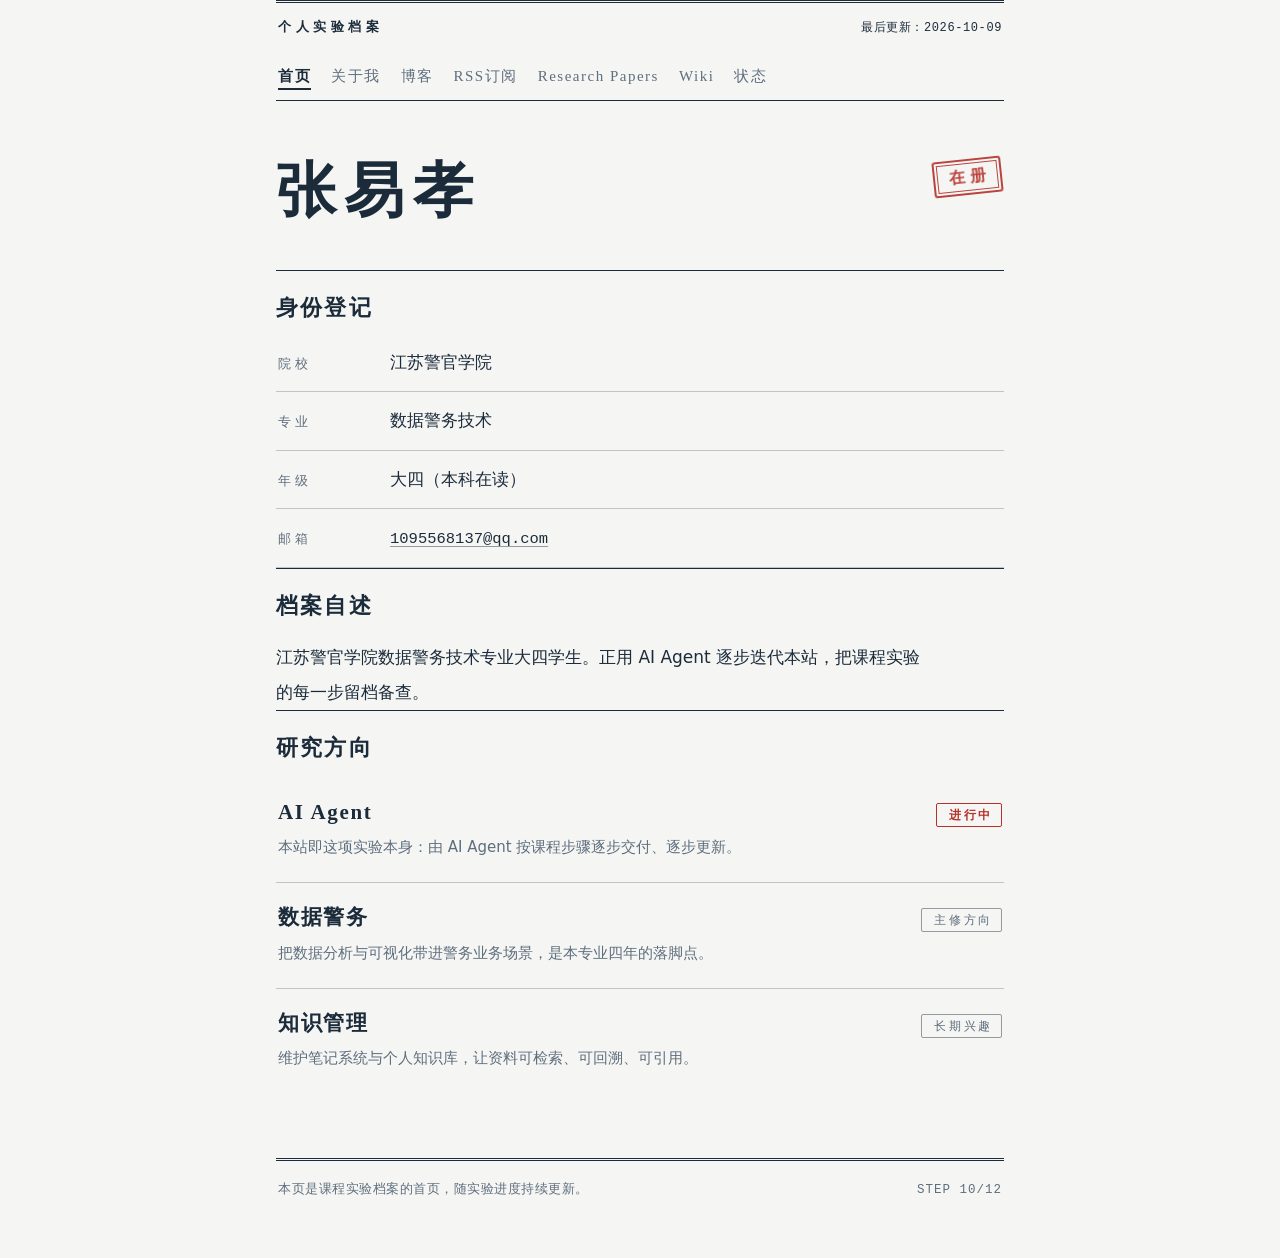
<file: public/index.html>
<!DOCTYPE html>
<html lang="zh-CN">
<head>
  <meta charset="UTF-8">
  <meta name="viewport" content="width=device-width, initial-scale=1">
  <meta name="color-scheme" content="light">
  <meta name="description" content="江苏警官学院数据警务技术专业张易孝的课程实验记录站首页。">
  <title>张易孝 · 实验档案</title>
  <link rel="icon" href="data:image/svg+xml,%3Csvg xmlns='http://www.w3.org/2000/svg' viewBox='0 0 32 32'%3E%3Crect width='32' height='32' fill='%231C2B3A'/%3E%3Ctext x='16' y='23' font-size='17' text-anchor='middle' fill='%23F5F6F4' font-family='SimSun,serif'%3E%E6%A1%A3%3C/text%3E%3C/svg%3E">
  <link rel="stylesheet" href="styles.css">
</head>
<body>
  <div class="page">

    <header class="doc-head">
      <p class="doc-meta">
        <span class="doc-label">个人实验档案</span>
        <time class="doc-date" datetime="2026-10-09">最后更新：2026-10-09</time>
      </p>
      <nav class="site-nav" aria-label="主导航">
        <ul>
          <li><a href="index.html" aria-current="page">首页</a></li>
          <li><a href="about/index.html">关于我</a></li>
          <li><a href="blog/index.html">博客</a></li>
          <li><a href="rss/index.html">RSS订阅</a></li>
          <li><a href="papers/index.html">Research Papers</a></li>
          <li><a href="wiki/index.html">Wiki</a></li>
          <li><a href="status/index.html">状态</a></li>
        </ul>
      </nav>
      <div class="doc-title">
        <h1>张易孝</h1>
        <span class="stamp">在册</span>
      </div>
    </header>

    <main>
      <section class="sec" aria-labelledby="t-register">
        <h2 id="t-register">身份登记</h2>
        <dl class="register">
          <div class="reg-row">
            <dt>院校</dt>
            <dd>江苏警官学院</dd>
          </div>
          <div class="reg-row">
            <dt>专业</dt>
            <dd>数据警务技术</dd>
          </div>
          <div class="reg-row">
            <dt>年级</dt>
            <dd>大四（本科在读）</dd>
          </div>
          <div class="reg-row">
            <dt>邮箱</dt>
            <dd>
              <address><a href="mailto:1095568137@qq.com">1095568137@qq.com</a></address>
            </dd>
          </div>
        </dl>
      </section>

      <section class="sec" aria-labelledby="t-intro">
        <h2 id="t-intro">档案自述</h2>
        <p class="intro">江苏警官学院数据警务技术专业大四学生。正用 AI Agent 逐步迭代本站，把课程实验的每一步留档备查。</p>
      </section>

      <section class="sec" aria-labelledby="t-directions">
        <h2 id="t-directions">研究方向</h2>
        <ul class="ledger">
          <li class="dir">
            <div class="dir-head">
              <h3>AI Agent</h3>
              <span class="tag tag-live">进行中</span>
            </div>
            <p>本站即这项实验本身：由 AI Agent 按课程步骤逐步交付、逐步更新。</p>
          </li>
          <li class="dir">
            <div class="dir-head">
              <h3>数据警务</h3>
              <span class="tag">主修方向</span>
            </div>
            <p>把数据分析与可视化带进警务业务场景，是本专业四年的落脚点。</p>
          </li>
          <li class="dir">
            <div class="dir-head">
              <h3>知识管理</h3>
              <span class="tag">长期兴趣</span>
            </div>
            <p>维护笔记系统与个人知识库，让资料可检索、可回溯、可引用。</p>
          </li>
        </ul>
      </section>
    </main>

    <footer class="doc-foot">
      <p>本页是课程实验档案的首页，随实验进度持续更新。</p>
      <p class="foot-step">STEP 10/12</p>
    </footer>

  </div>
</body>
</html>
</file>
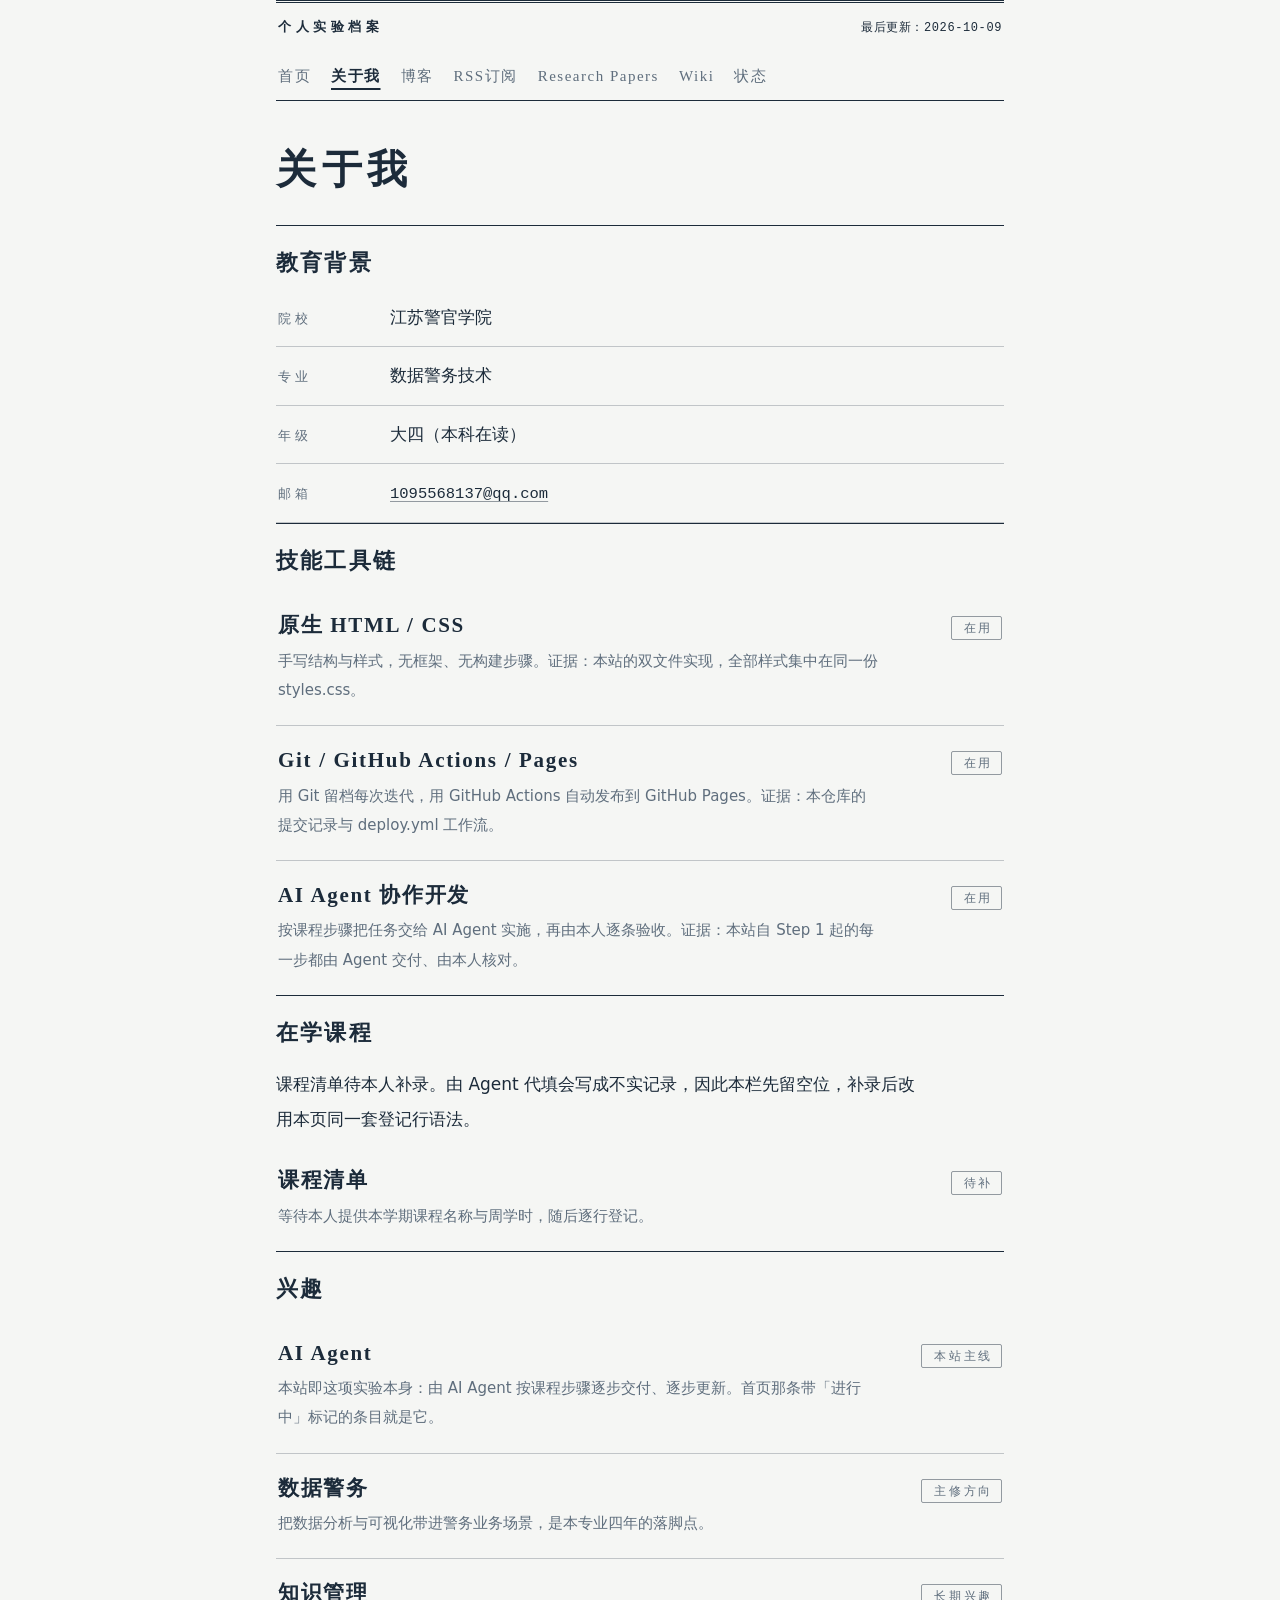
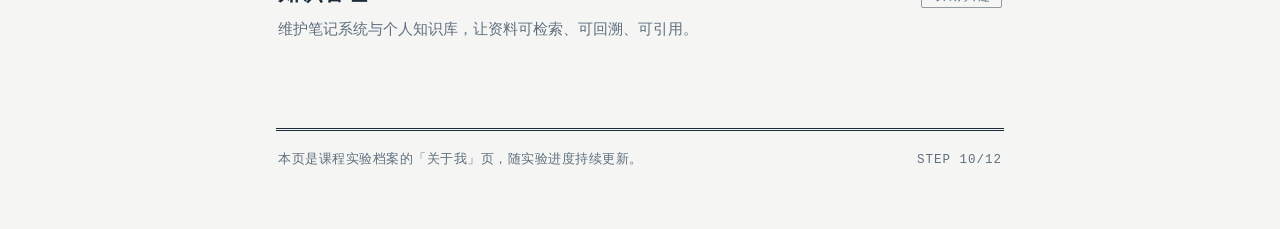
<file: public/about/index.html>
<!DOCTYPE html>
<html lang="zh-CN">
<head>
  <meta charset="UTF-8">
  <meta name="viewport" content="width=device-width, initial-scale=1">
  <meta name="color-scheme" content="light">
  <meta name="description" content="张易孝的档案附页：教育背景、技能工具链、在学课程与兴趣。">
  <title>关于我 · 张易孝实验档案</title>
  <link rel="icon" href="data:image/svg+xml,%3Csvg xmlns='http://www.w3.org/2000/svg' viewBox='0 0 32 32'%3E%3Crect width='32' height='32' fill='%231C2B3A'/%3E%3Ctext x='16' y='23' font-size='17' text-anchor='middle' fill='%23F5F6F4' font-family='SimSun,serif'%3E%E6%A1%A3%3C/text%3E%3C/svg%3E">
  <link rel="stylesheet" href="../styles.css">
</head>
<body>
  <div class="page">

    <header class="doc-head">
      <p class="doc-meta">
        <span class="doc-label">个人实验档案</span>
        <time class="doc-date" datetime="2026-10-09">最后更新：2026-10-09</time>
      </p>
      <nav class="site-nav" aria-label="主导航">
        <ul>
          <li><a href="../index.html">首页</a></li>
          <li><a href="../about/index.html" aria-current="page">关于我</a></li>
          <li><a href="../blog/index.html">博客</a></li>
          <li><a href="../rss/index.html">RSS订阅</a></li>
          <li><a href="../papers/index.html">Research Papers</a></li>
          <li><a href="../wiki/index.html">Wiki</a></li>
          <li><a href="../status/index.html">状态</a></li>
        </ul>
      </nav>
      <div class="folio">
        <h1>关于我</h1>
      </div>
    </header>

    <main>
      <section class="sec" aria-labelledby="t-edu">
        <h2 id="t-edu">教育背景</h2>
        <dl class="register">
          <div class="reg-row">
            <dt>院校</dt>
            <dd>江苏警官学院</dd>
          </div>
          <div class="reg-row">
            <dt>专业</dt>
            <dd>数据警务技术</dd>
          </div>
          <div class="reg-row">
            <dt>年级</dt>
            <dd>大四（本科在读）</dd>
          </div>
          <div class="reg-row">
            <dt>邮箱</dt>
            <dd>
              <address><a href="mailto:1095568137@qq.com">1095568137@qq.com</a></address>
            </dd>
          </div>
        </dl>
      </section>

      <section class="sec" aria-labelledby="t-skills">
        <h2 id="t-skills">技能工具链</h2>
        <ul class="ledger">
          <li class="dir">
            <div class="dir-head">
              <h3>原生 HTML / CSS</h3>
              <span class="tag">在用</span>
            </div>
            <p>手写结构与样式，无框架、无构建步骤。证据：本站的双文件实现，全部样式集中在同一份 styles.css。</p>
          </li>
          <li class="dir">
            <div class="dir-head">
              <h3>Git / GitHub Actions / Pages</h3>
              <span class="tag">在用</span>
            </div>
            <p>用 Git 留档每次迭代，用 GitHub Actions 自动发布到 GitHub Pages。证据：本仓库的提交记录与 deploy.yml 工作流。</p>
          </li>
          <li class="dir">
            <div class="dir-head">
              <h3>AI Agent 协作开发</h3>
              <span class="tag">在用</span>
            </div>
            <p>按课程步骤把任务交给 AI Agent 实施，再由本人逐条验收。证据：本站自 Step 1 起的每一步都由 Agent 交付、由本人核对。</p>
          </li>
        </ul>
      </section>

      <section class="sec" aria-labelledby="t-courses">
        <h2 id="t-courses">在学课程</h2>
        <p class="intro">课程清单待本人补录。由 Agent 代填会写成不实记录，因此本栏先留空位，补录后改用本页同一套登记行语法。</p>
        <ul class="ledger">
          <li class="dir">
            <div class="dir-head">
              <h3>课程清单</h3>
              <span class="tag">待补</span>
            </div>
            <p>等待本人提供本学期课程名称与周学时，随后逐行登记。</p>
          </li>
        </ul>
      </section>

      <section class="sec" aria-labelledby="t-interests">
        <h2 id="t-interests">兴趣</h2>
        <ul class="ledger">
          <li class="dir">
            <div class="dir-head">
              <h3>AI Agent</h3>
              <span class="tag">本站主线</span>
            </div>
            <p>本站即这项实验本身：由 AI Agent 按课程步骤逐步交付、逐步更新。首页那条带「进行中」标记的条目就是它。</p>
          </li>
          <li class="dir">
            <div class="dir-head">
              <h3>数据警务</h3>
              <span class="tag">主修方向</span>
            </div>
            <p>把数据分析与可视化带进警务业务场景，是本专业四年的落脚点。</p>
          </li>
          <li class="dir">
            <div class="dir-head">
              <h3>知识管理</h3>
              <span class="tag">长期兴趣</span>
            </div>
            <p>维护笔记系统与个人知识库，让资料可检索、可回溯、可引用。</p>
          </li>
        </ul>
      </section>
    </main>

    <footer class="doc-foot">
      <p>本页是课程实验档案的「关于我」页，随实验进度持续更新。</p>
      <p class="foot-step">STEP 10/12</p>
    </footer>

  </div>
</body>
</html>
</file>
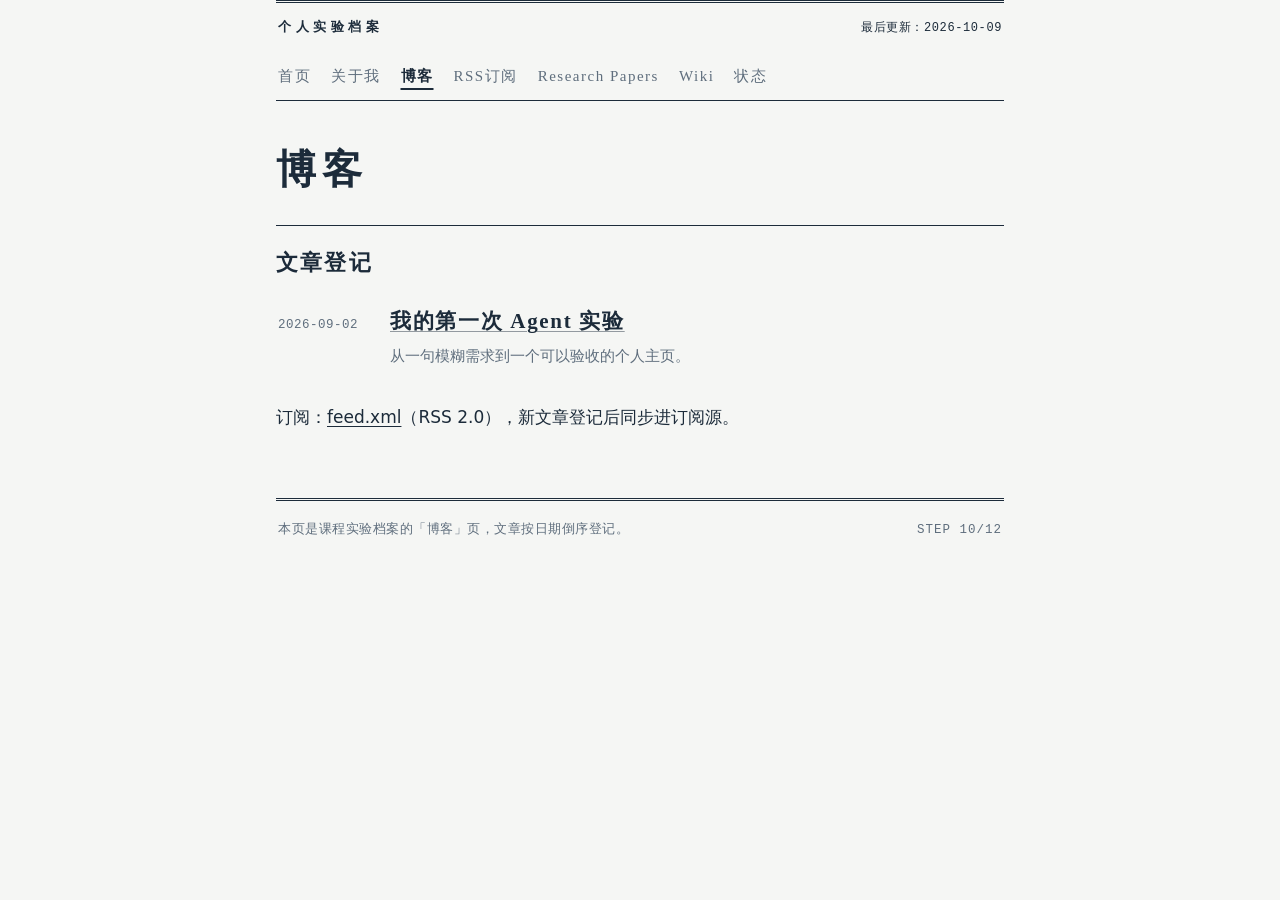
<file: public/blog/index.html>
<!DOCTYPE html>
<!-- 由 scripts/build_blog.py 生成：改内容请改 content/posts/*.md -->
<html lang="zh-CN">
<head>
  <meta charset="UTF-8">
  <meta name="viewport" content="width=device-width, initial-scale=1">
  <meta name="color-scheme" content="light">
  <meta name="description" content="张易孝实验档案的博客栏：按日期倒序列出全部文章，每篇附一句摘要。">
  <title>博客 · 张易孝实验档案</title>
  <link rel="icon" href="data:image/svg+xml,%3Csvg xmlns='http://www.w3.org/2000/svg' viewBox='0 0 32 32'%3E%3Crect width='32' height='32' fill='%231C2B3A'/%3E%3Ctext x='16' y='23' font-size='17' text-anchor='middle' fill='%23F5F6F4' font-family='SimSun,serif'%3E%E6%A1%A3%3C/text%3E%3C/svg%3E">
  <link rel="stylesheet" href="../styles.css">
  <link rel="alternate" type="application/rss+xml" title="张易孝实验档案 · 博客" href="../feed.xml">
</head>
<body>
  <div class="page">

    <header class="doc-head">
      <p class="doc-meta">
        <span class="doc-label">个人实验档案</span>
        <time class="doc-date" datetime="2026-10-09">最后更新：2026-10-09</time>
      </p>
      <nav class="site-nav" aria-label="主导航">
        <ul>
          <li><a href="../index.html">首页</a></li>
          <li><a href="../about/index.html">关于我</a></li>
          <li><a href="../blog/index.html" aria-current="page">博客</a></li>
          <li><a href="../rss/index.html">RSS订阅</a></li>
          <li><a href="../papers/index.html">Research Papers</a></li>
          <li><a href="../wiki/index.html">Wiki</a></li>
          <li><a href="../status/index.html">状态</a></li>
        </ul>
      </nav>
      <div class="folio">
        <h1>博客</h1>
      </div>
    </header>

    <main>
      <section class="sec" aria-labelledby="t-posts">
        <h2 id="t-posts">文章登记</h2>
        <ul class="post-list">
          <li class="post-row">
            <time class="post-date" datetime="2026-09-02">2026-09-02</time>
            <div class="post-item">
              <h3><a href="../posts/hello-agent.html">我的第一次 Agent 实验</a></h3>
              <p>从一句模糊需求到一个可以验收的个人主页。</p>
            </div>
          </li>
        </ul>
        <p class="intro">订阅：<a href="../feed.xml">feed.xml</a>（RSS 2.0），新文章登记后同步进订阅源。</p>
      </section>
    </main>

    <footer class="doc-foot">
      <p>本页是课程实验档案的「博客」页，文章按日期倒序登记。</p>
      <p class="foot-step">STEP 10/12</p>
    </footer>

  </div>
</body>
</html>
</file>
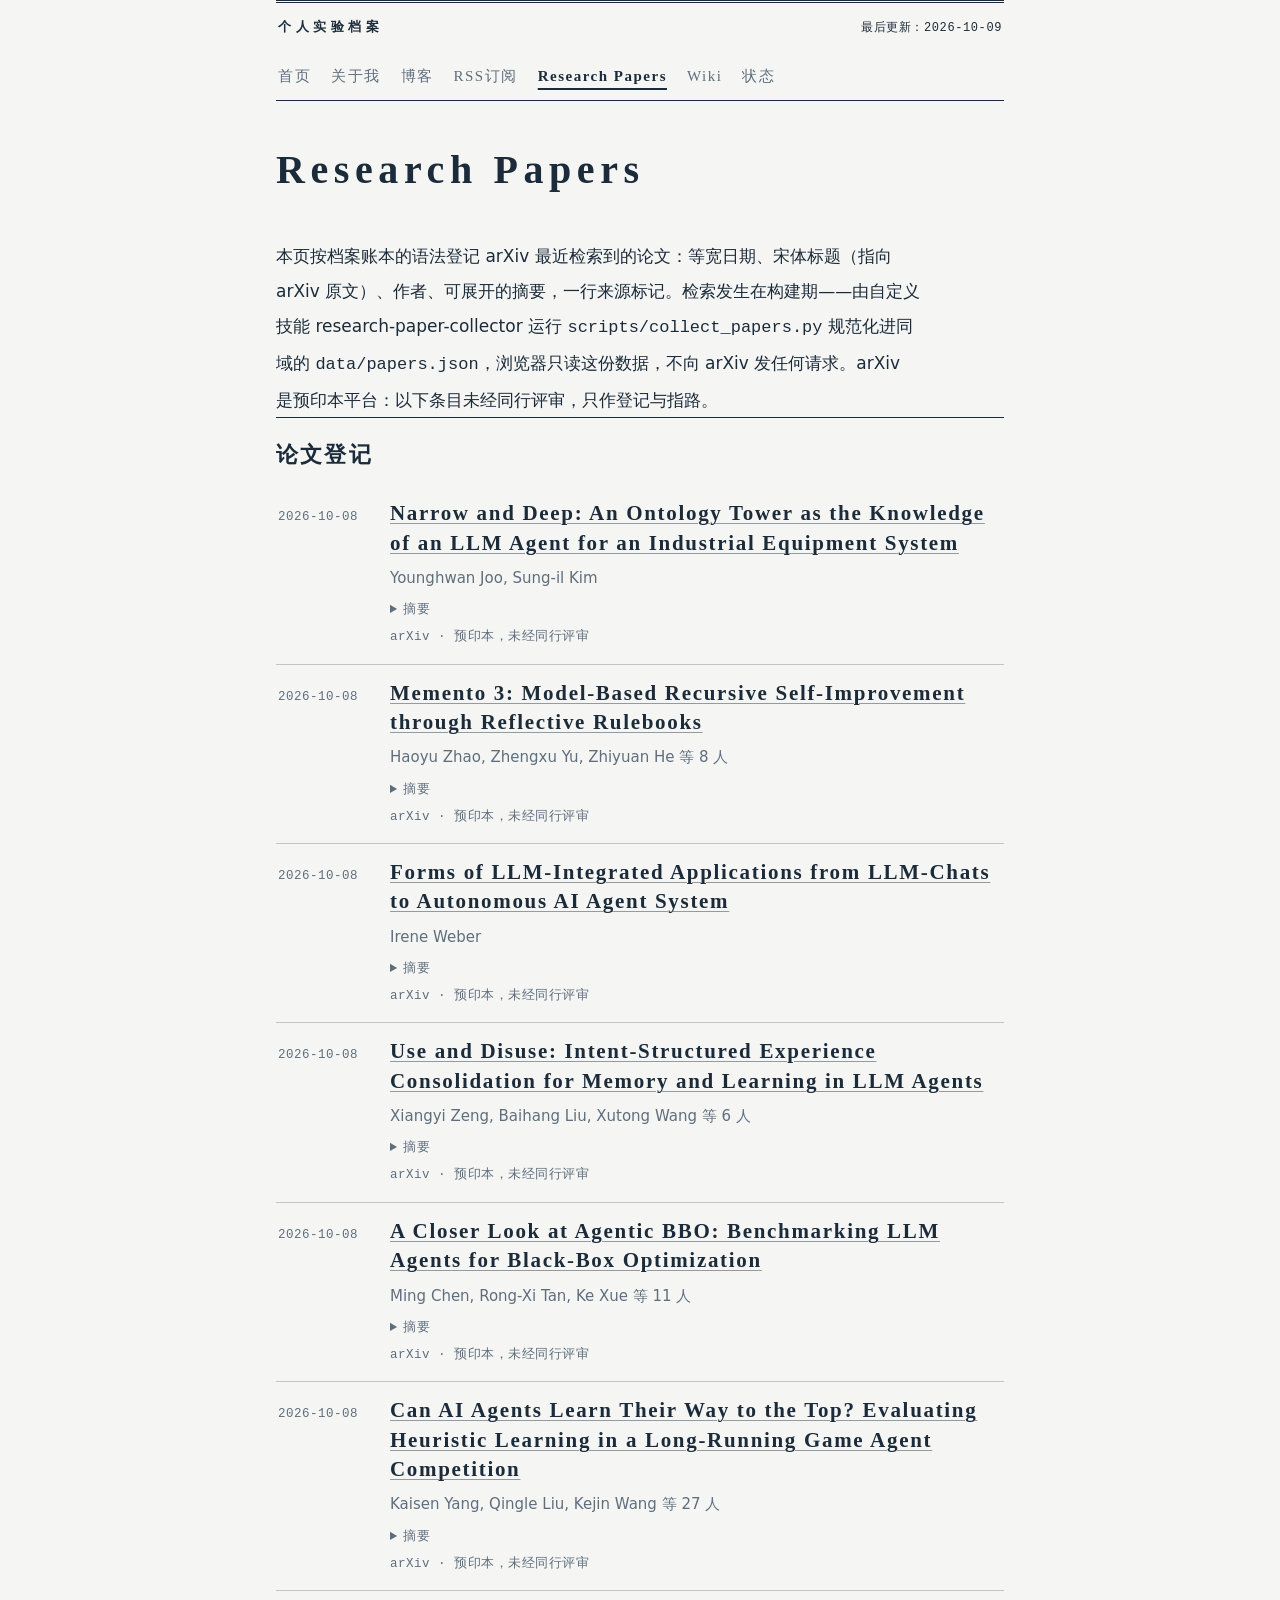
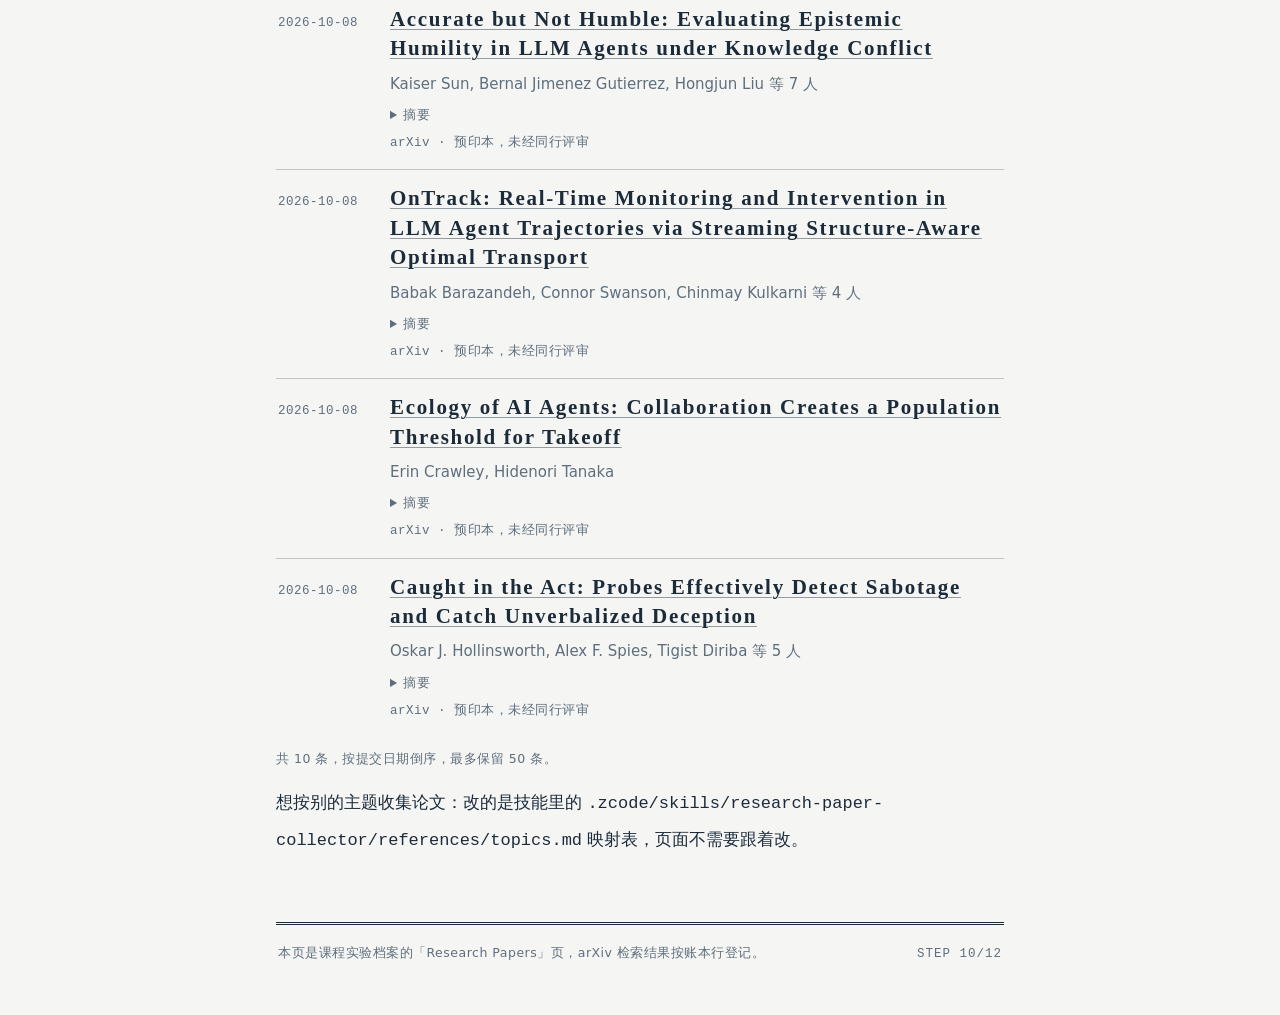
<file: public/papers/index.html>
<!DOCTYPE html>
<html lang="zh-CN">
<head>
  <meta charset="UTF-8">
  <meta name="viewport" content="width=device-width, initial-scale=1">
  <meta name="color-scheme" content="light">
  <meta name="description" content="张易孝实验档案的 Research Papers 页：按档案账本语法登记 arXiv 最近检索到的论文——日期、标题、作者、摘要与原文链接。">
  <title>Research Papers · 张易孝实验档案</title>
  <link rel="icon" href="data:image/svg+xml,%3Csvg xmlns='http://www.w3.org/2000/svg' viewBox='0 0 32 32'%3E%3Crect width='32' height='32' fill='%231C2B3A'/%3E%3Ctext x='16' y='23' font-size='17' text-anchor='middle' fill='%23F5F6F4' font-family='SimSun,serif'%3E%E6%A1%A3%3C/text%3E%3C/svg%3E">
  <link rel="stylesheet" href="../styles.css">
  <!-- 同域引入、defer 执行；渲染逻辑全在 papers.js 里（与 rss/reader.js 同一模式）。
       它只读同域的 ../data/papers.json（构建期由 scripts/collect_papers.py 经
       research-paper-collector 技能抓好），不在页面里请求 arXiv——本页零跨域请求。 -->
  <script src="papers.js" defer></script>
</head>
<body>
  <div class="page">

    <header class="doc-head">
      <p class="doc-meta">
        <span class="doc-label">个人实验档案</span>
        <time class="doc-date" datetime="2026-10-09">最后更新：2026-10-09</time>
      </p>
      <nav class="site-nav" aria-label="主导航">
        <ul>
          <li><a href="../index.html">首页</a></li>
          <li><a href="../about/index.html">关于我</a></li>
          <li><a href="../blog/index.html">博客</a></li>
          <li><a href="../rss/index.html">RSS订阅</a></li>
          <li><a href="../papers/index.html" aria-current="page">Research Papers</a></li>
          <li><a href="../wiki/index.html">Wiki</a></li>
          <li><a href="../status/index.html">状态</a></li>
        </ul>
      </nav>
      <div class="folio">
        <h1>Research Papers</h1>
      </div>
    </header>

    <main>
      <p class="intro">本页按档案账本的语法登记 arXiv 最近检索到的论文：等宽日期、宋体标题（指向 arXiv 原文）、作者、可展开的摘要，一行来源标记。检索发生在构建期——由自定义技能 research-paper-collector 运行 <code>scripts/collect_papers.py</code> 规范化进同域的 <code>data/papers.json</code>，浏览器只读这份数据，不向 arXiv 发任何请求。arXiv 是预印本平台：以下条目未经同行评审，只作登记与指路。</p>

      <!-- 本页唯一的数据来源：同域 papers.json。外部标题与摘要一律当纯文本渲染
           （papers.js 只用 createElement/textContent，不用被 tools/check_papers.py
           列入禁用名单的那几个 API）。条目标题是站外链接，但外链只是「导航」——
           浏览器不会因为一个 <a href> 去请求第三方资源。骨架里不写死任何条目，
           计数与内容永远跟着 JSON 走。 -->
      <div id="papers-list"></div>

      <noscript>
        <p class="intro">本页的论文条目由 JavaScript 读取同域数据文件后渲染；当前浏览器禁用了 JavaScript，因此这里不显示条目。机读数据始终在 <a href="../data/papers.json">data/papers.json</a>，可直接打开。</p>
      </noscript>

      <p class="intro">想按别的主题收集论文：改的是技能里的 <code>.zcode/skills/research-paper-collector/references/topics.md</code> 映射表，页面不需要跟着改。</p>
    </main>

    <footer class="doc-foot">
      <p>本页是课程实验档案的「Research Papers」页，arXiv 检索结果按账本行登记。</p>
      <p class="foot-step">STEP 10/12</p>
    </footer>

  </div>
</body>
</html>
</file>
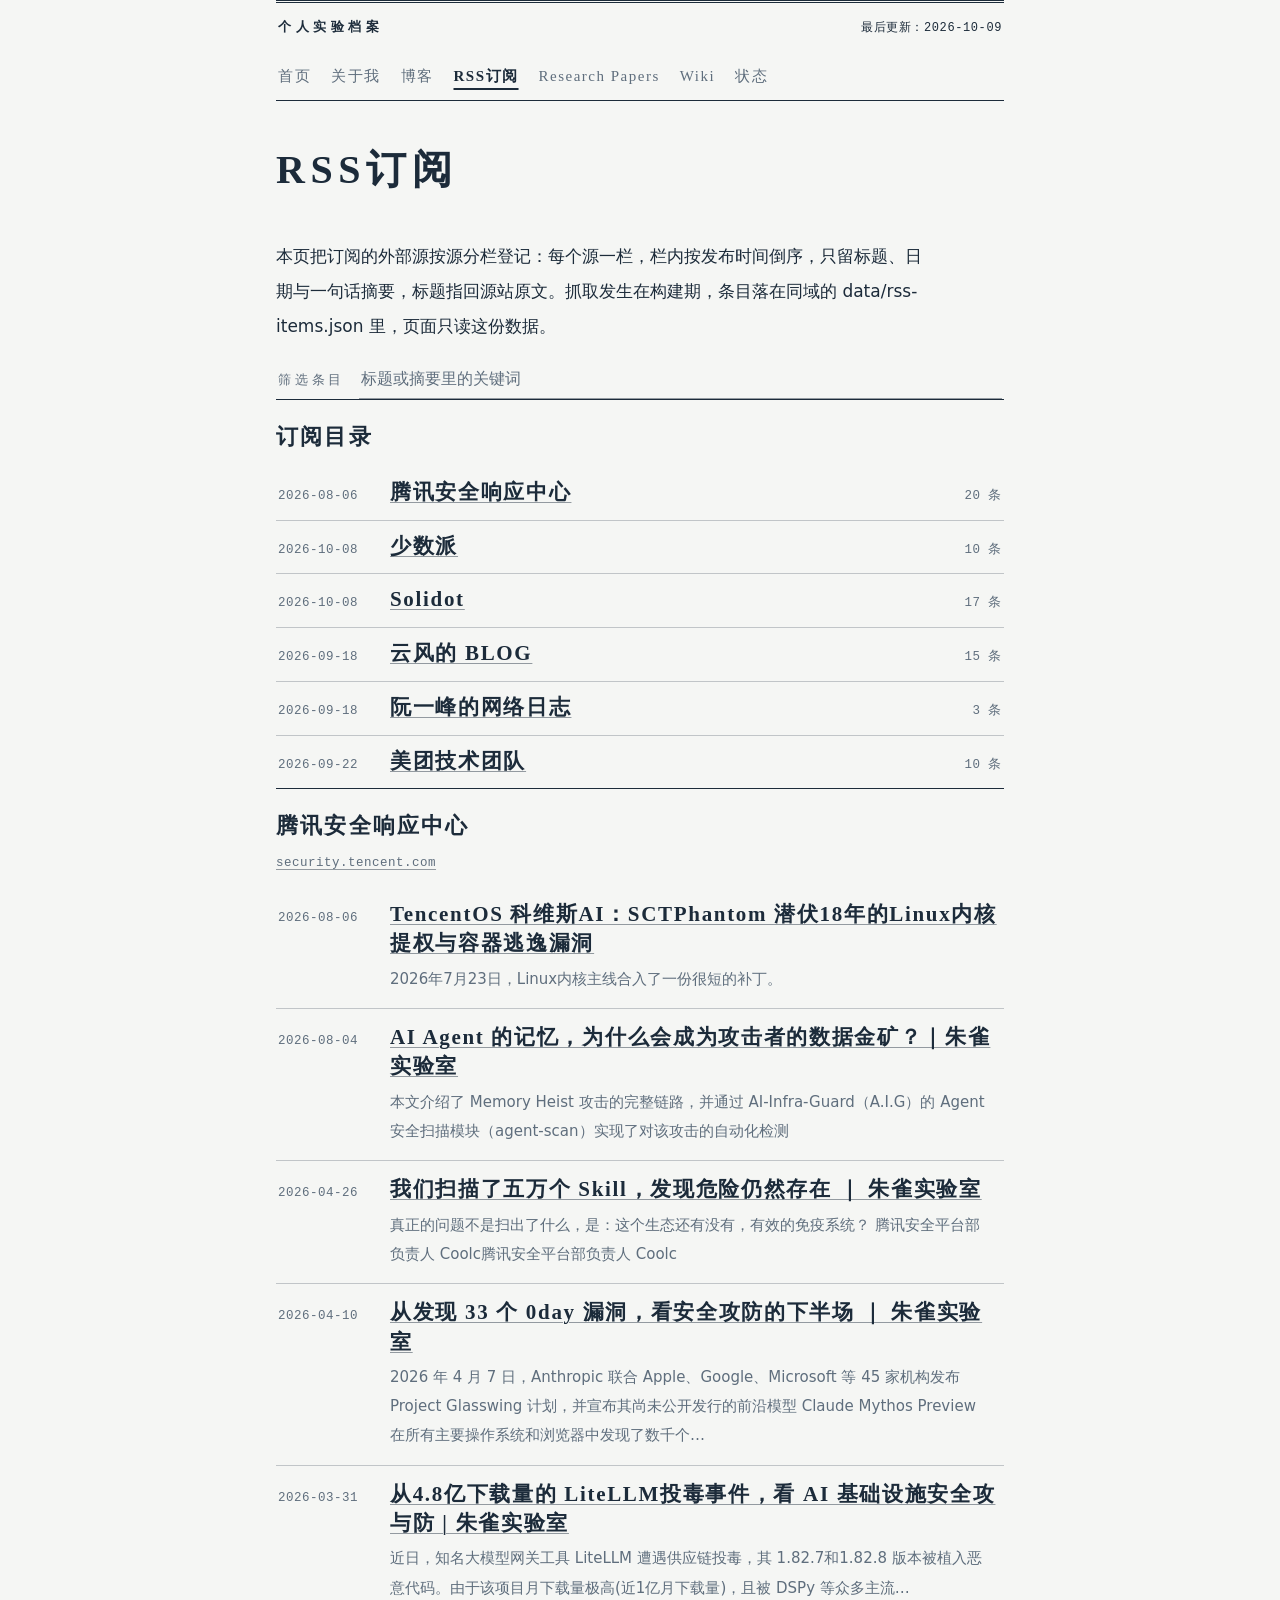
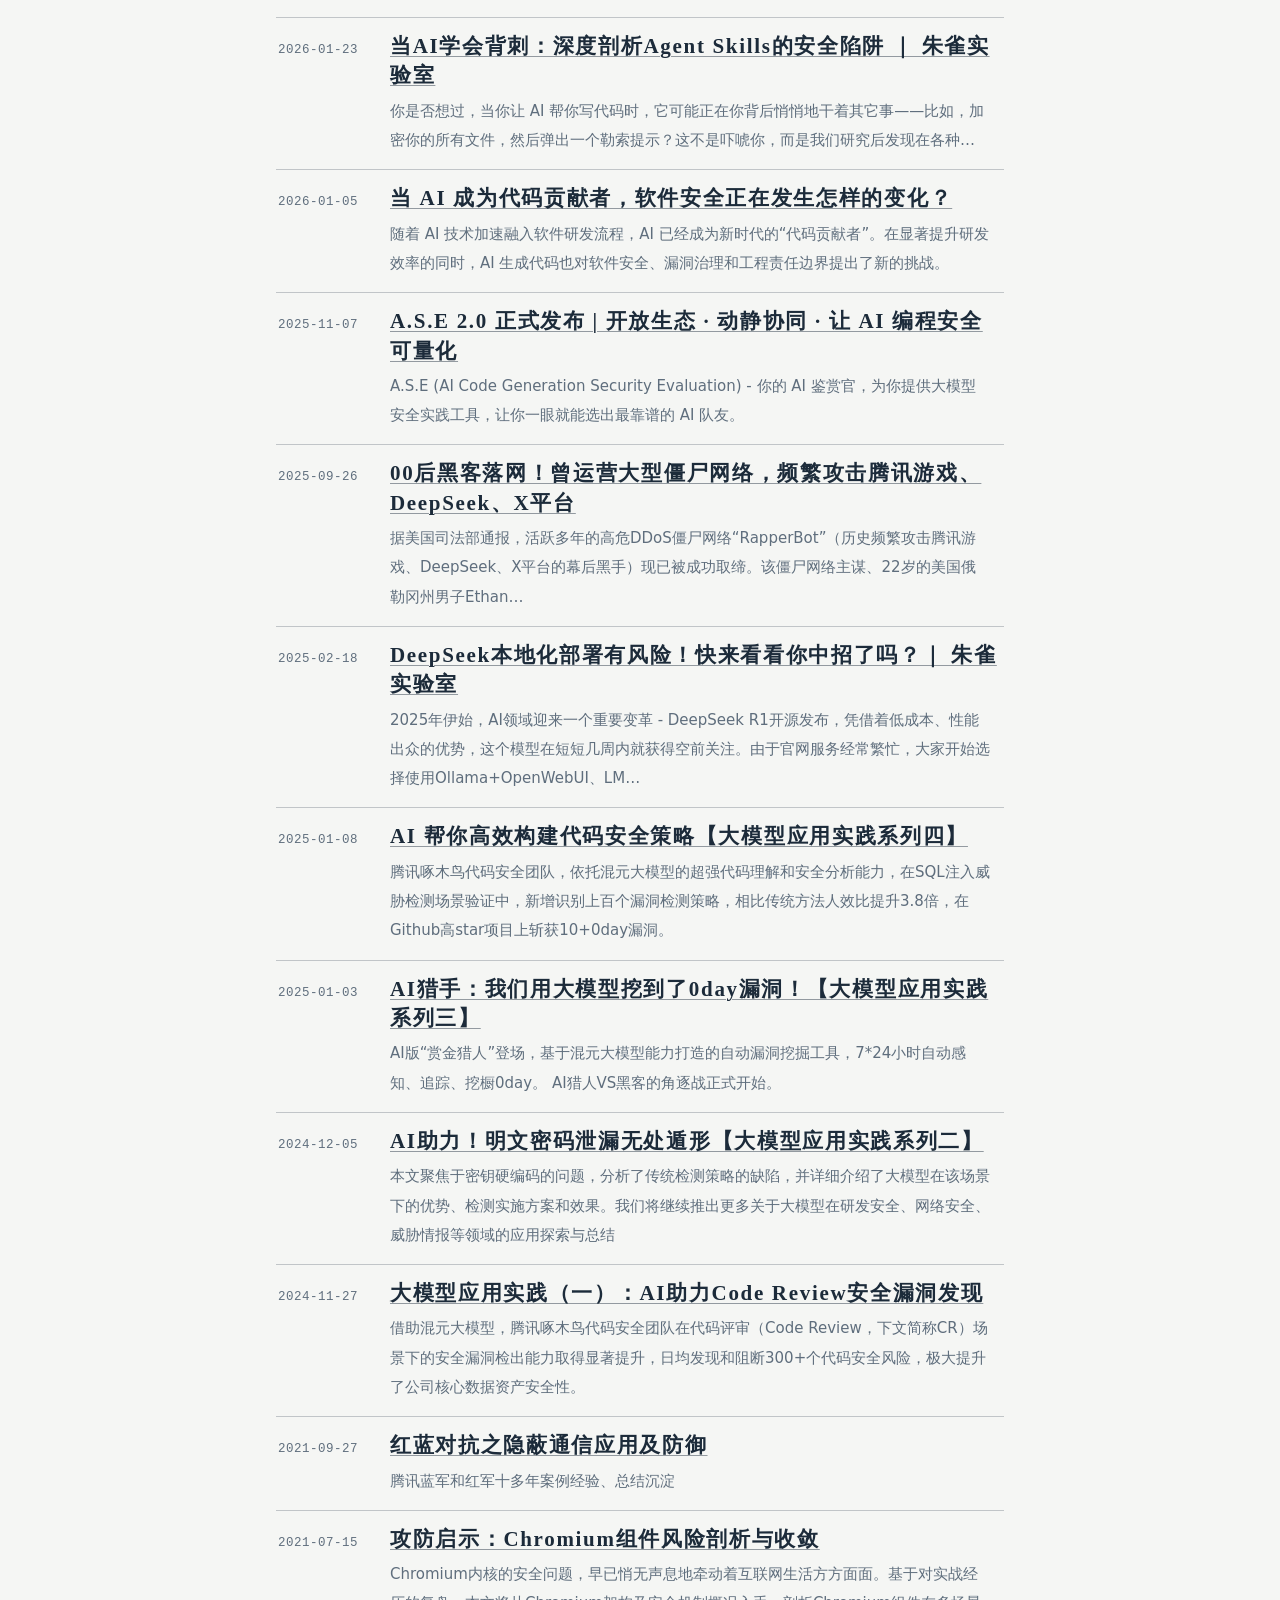
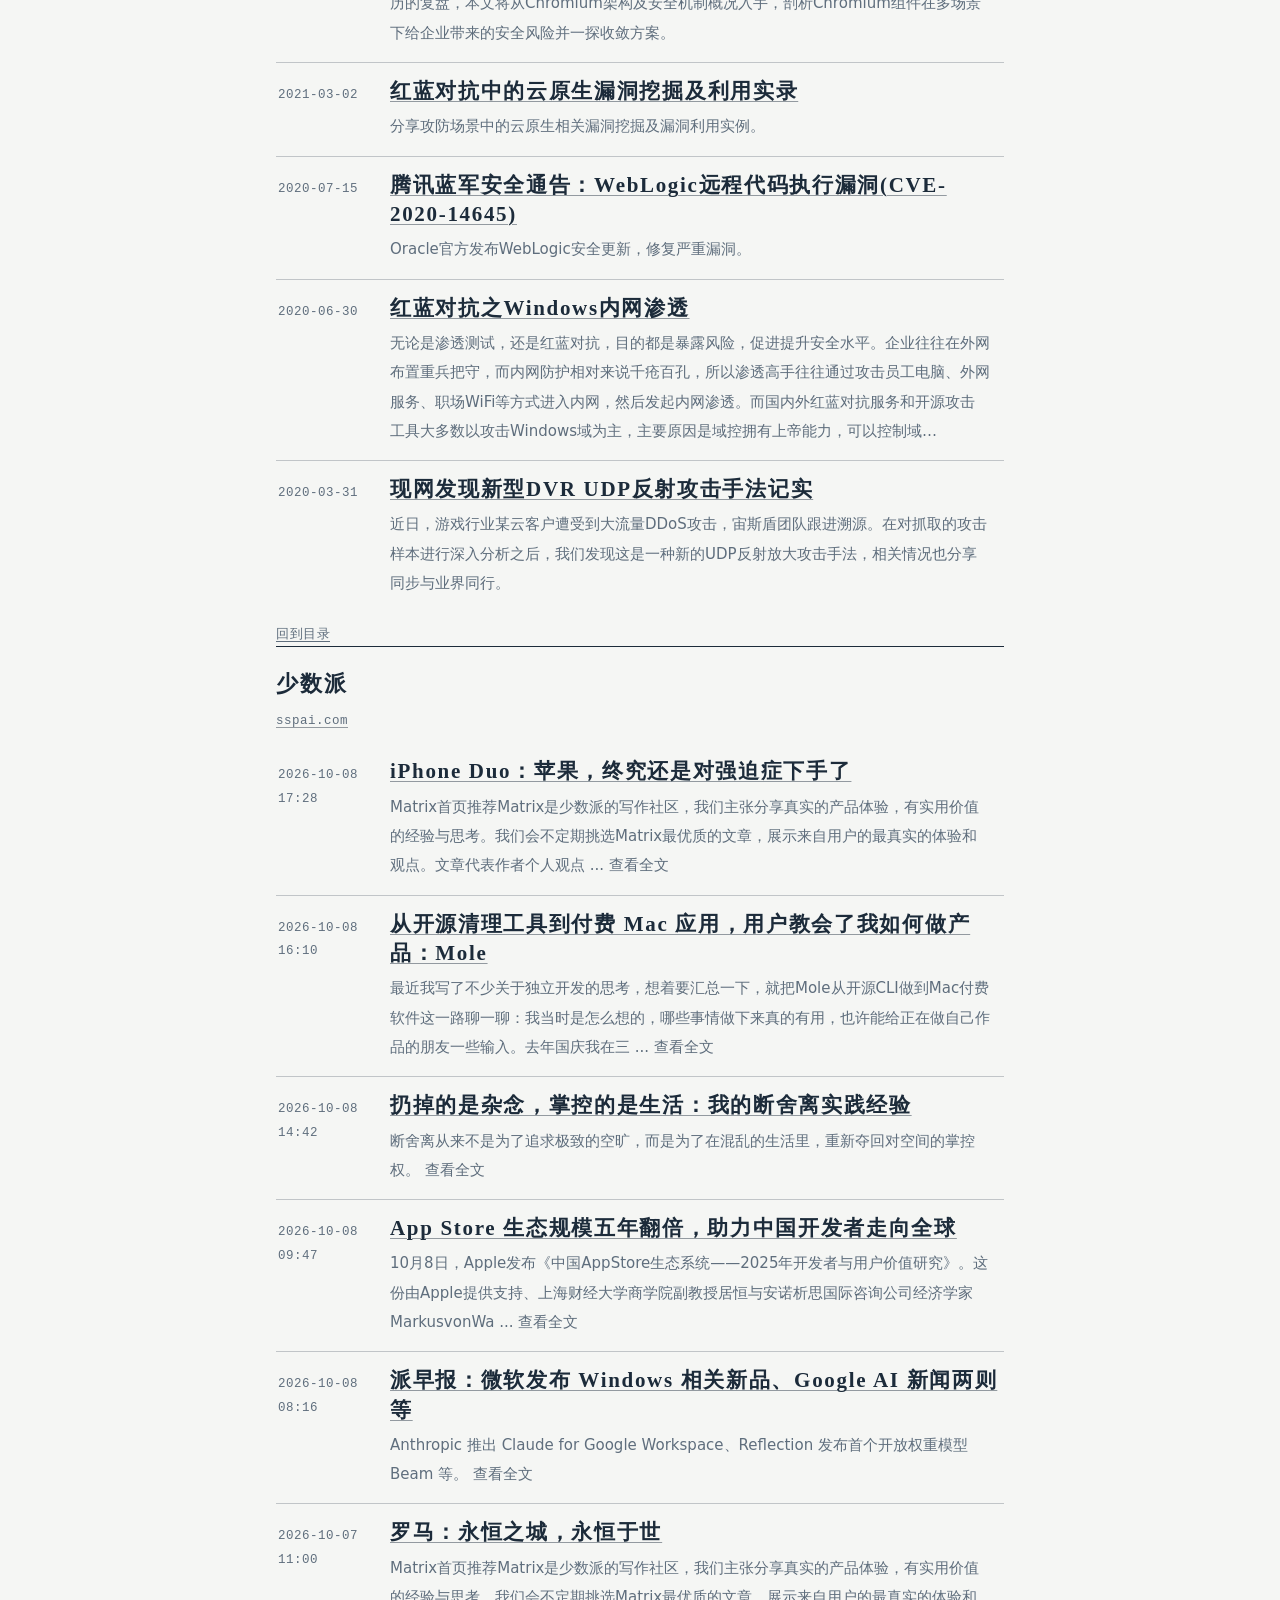
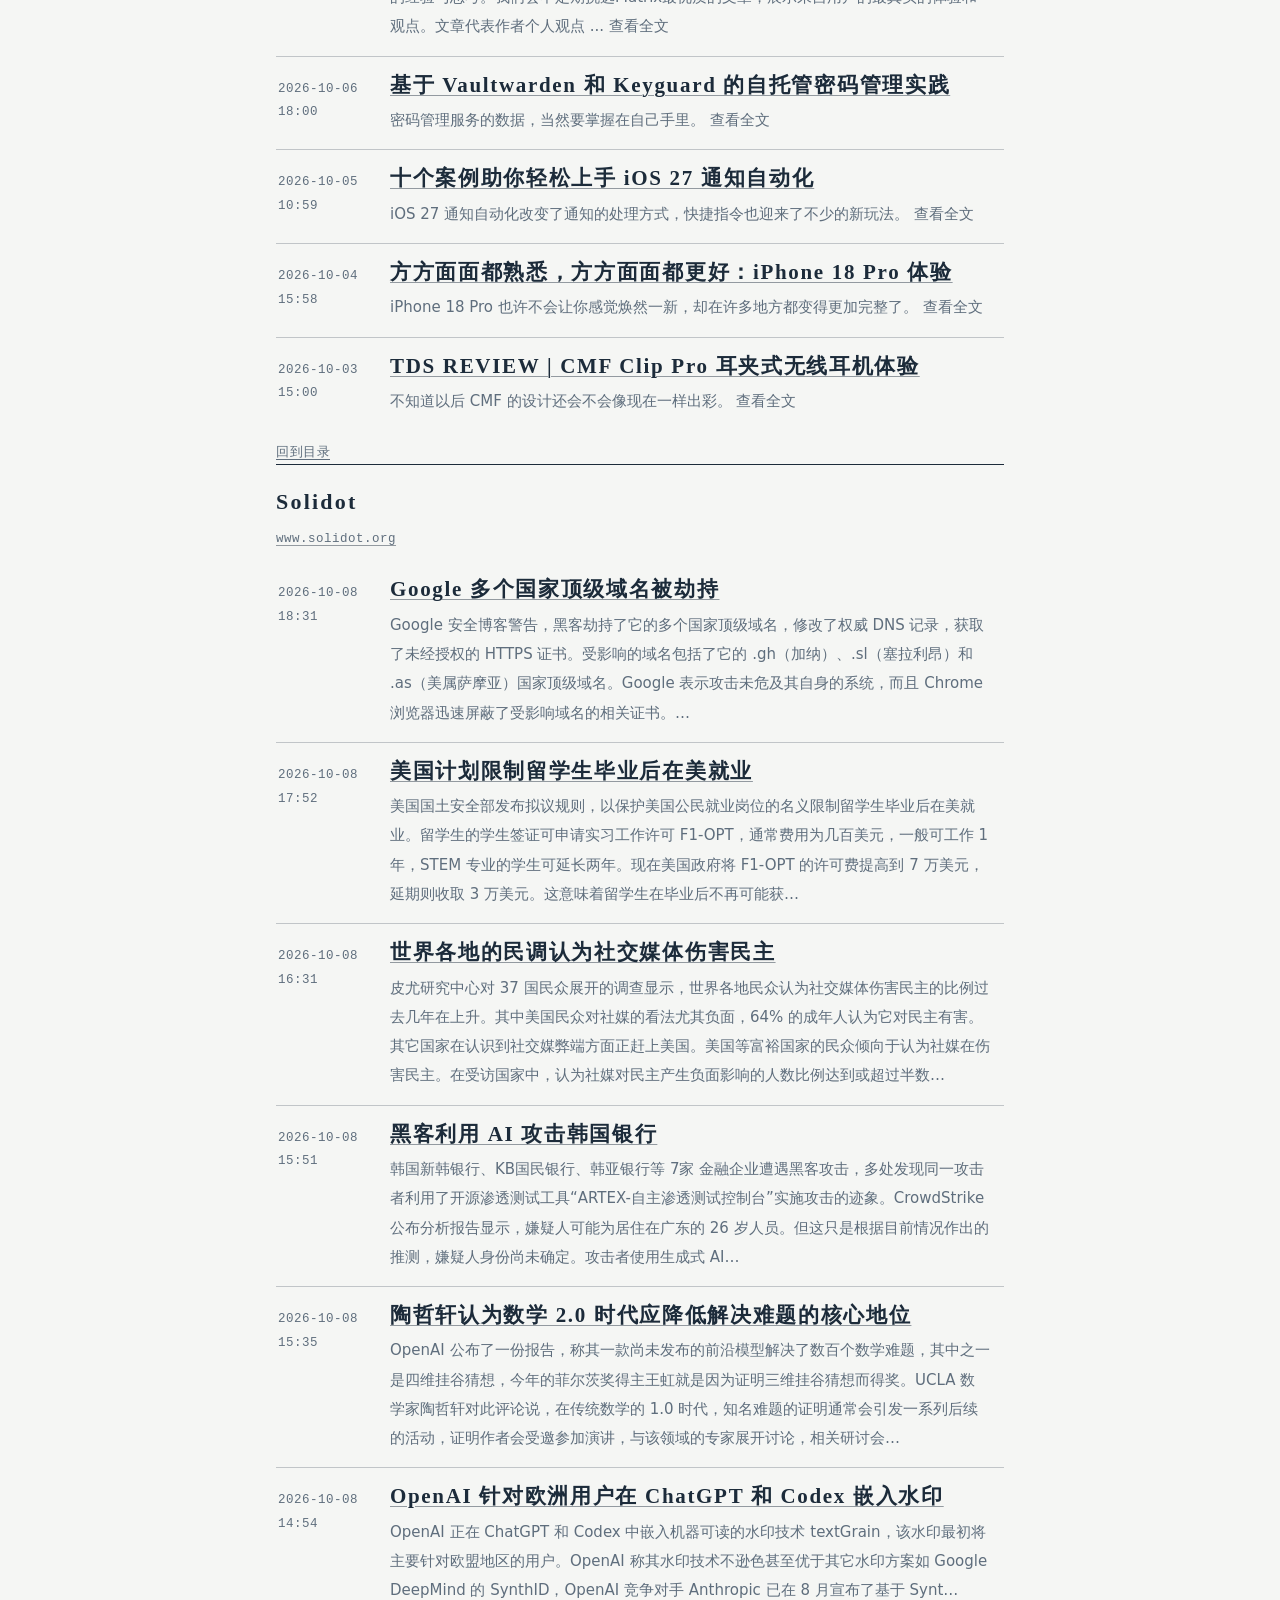
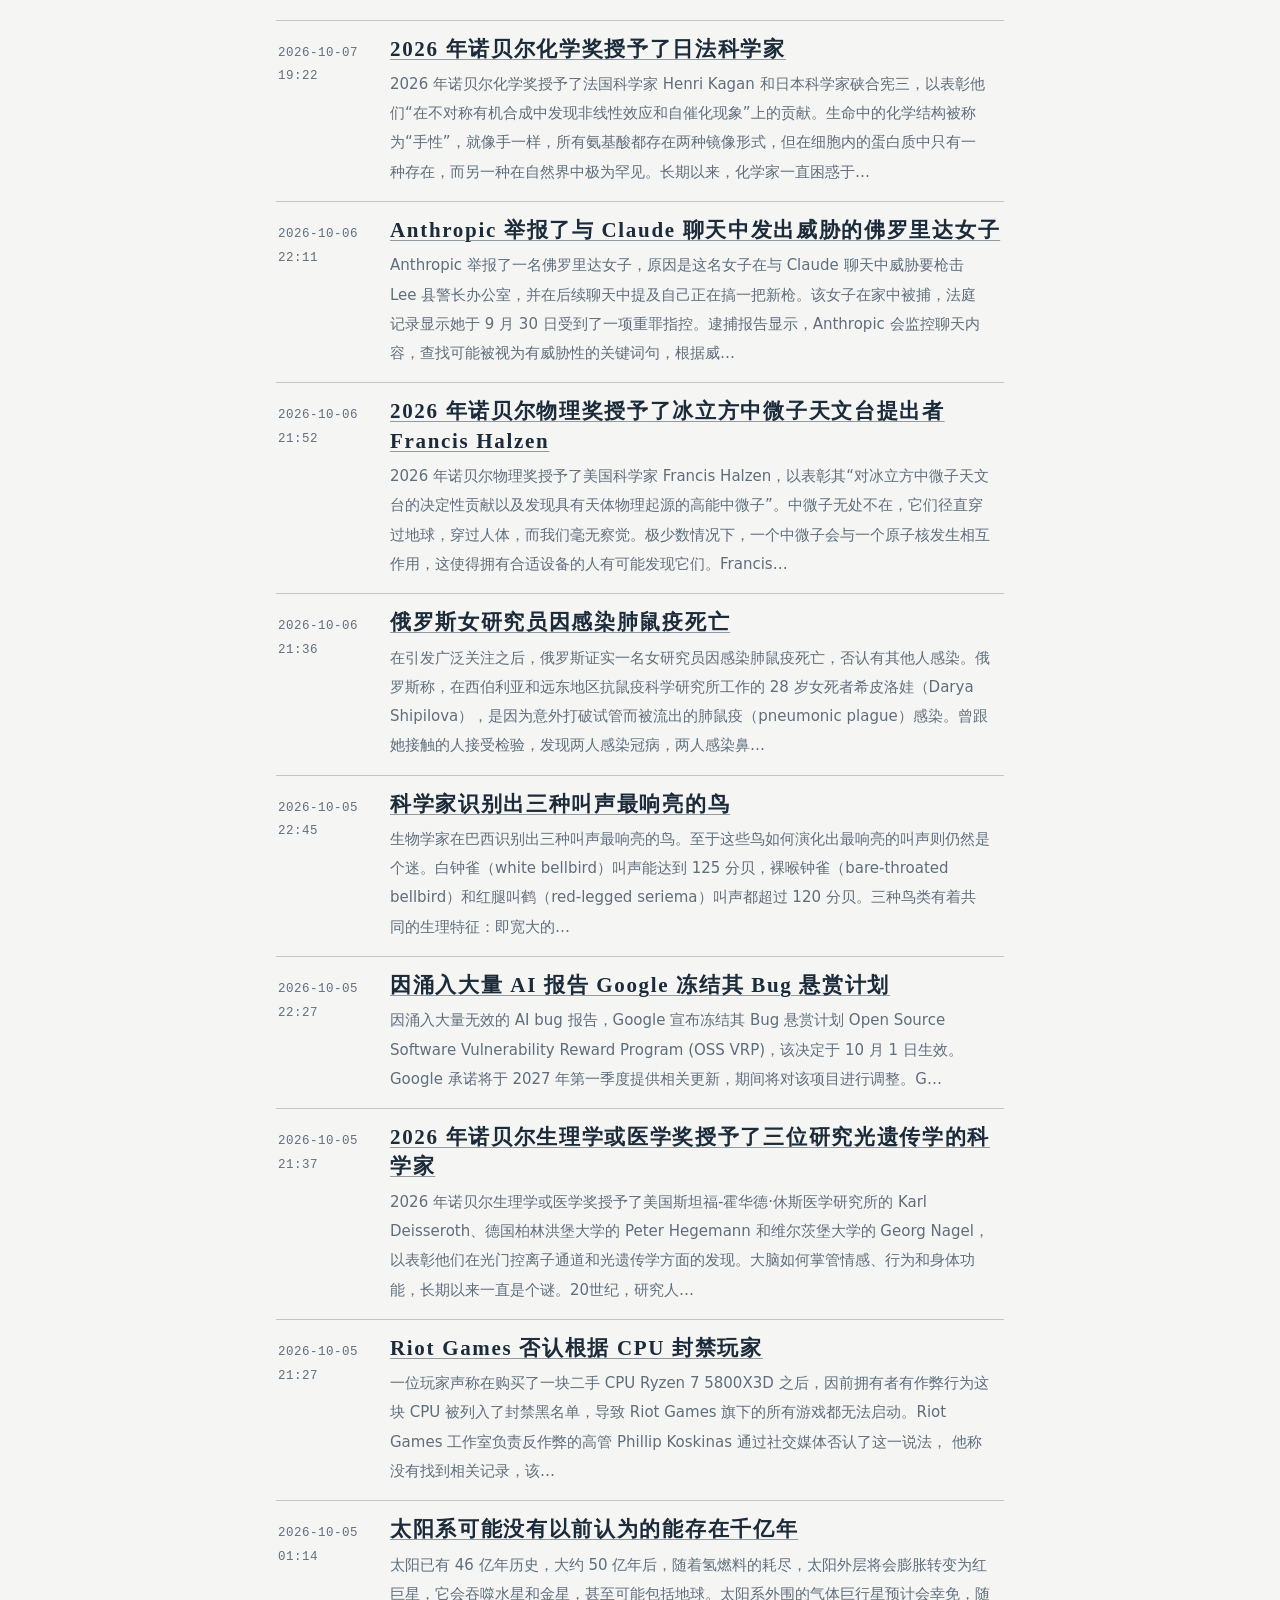
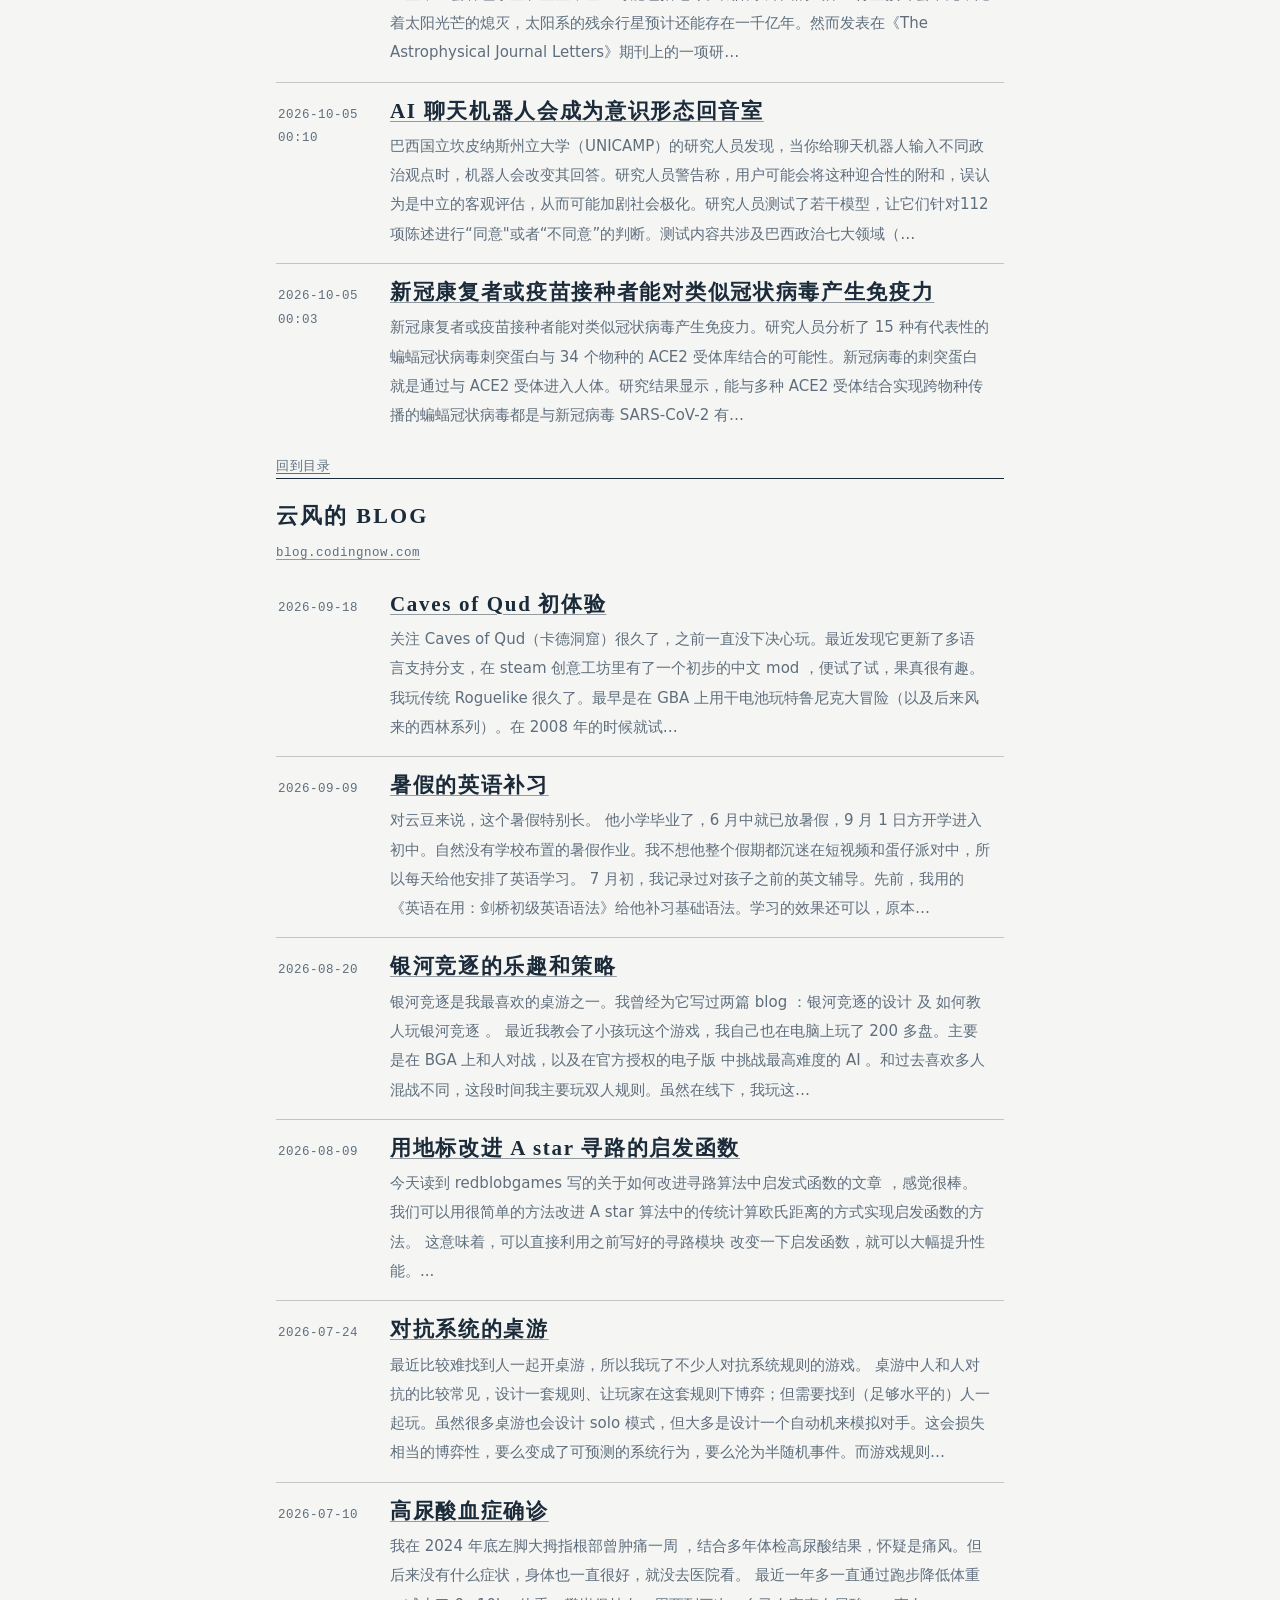
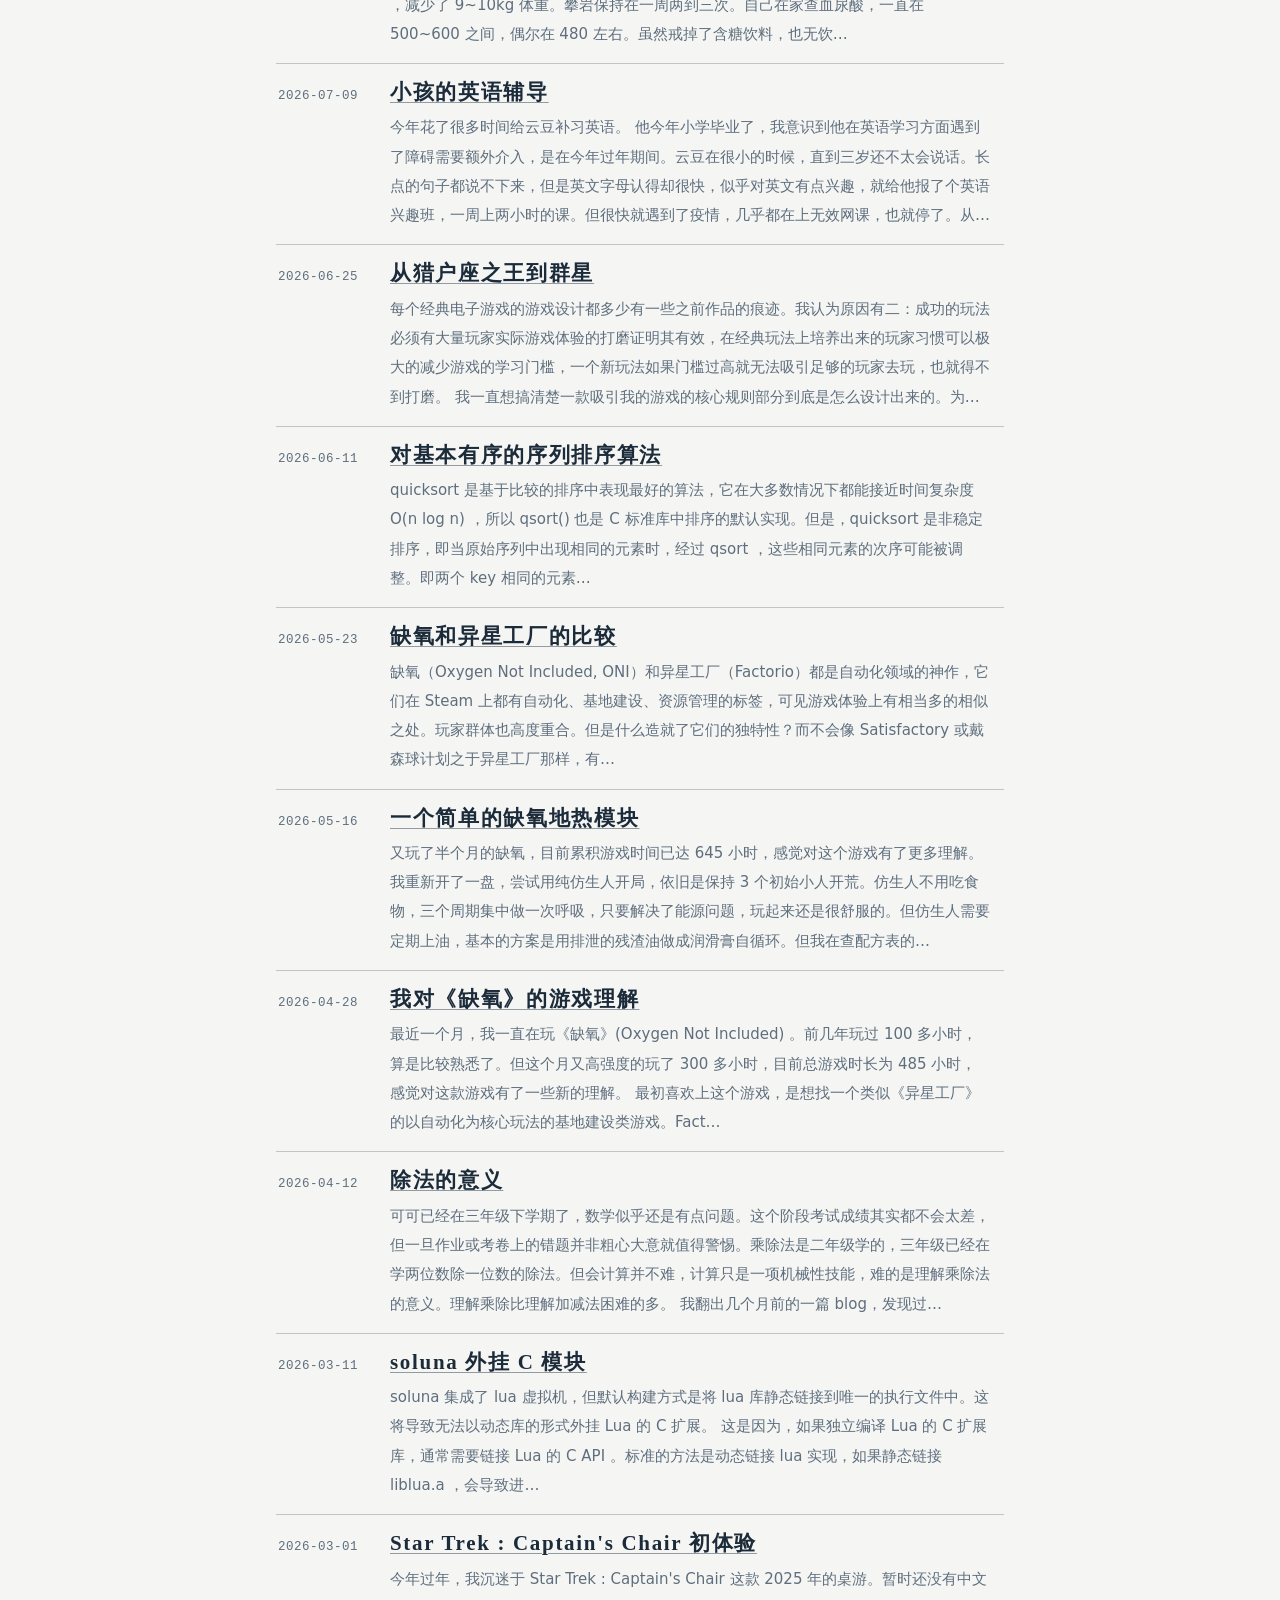
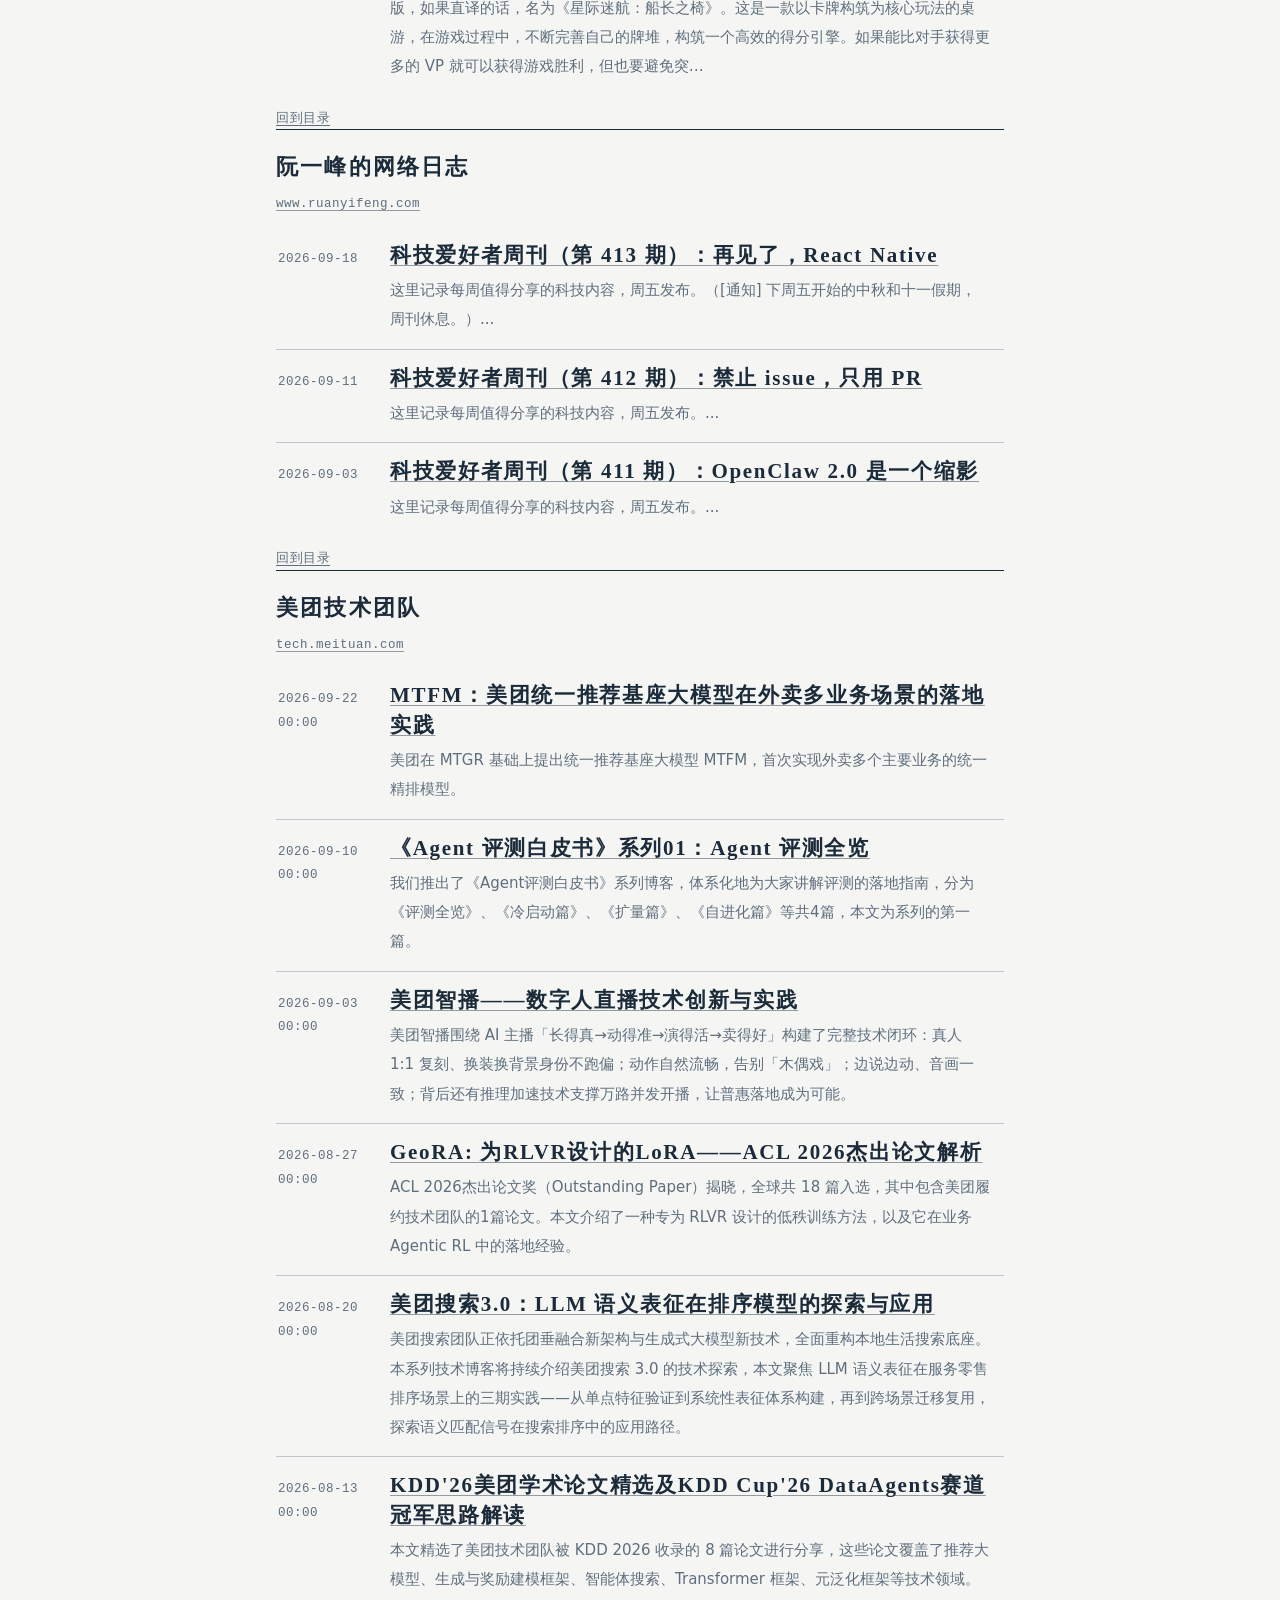
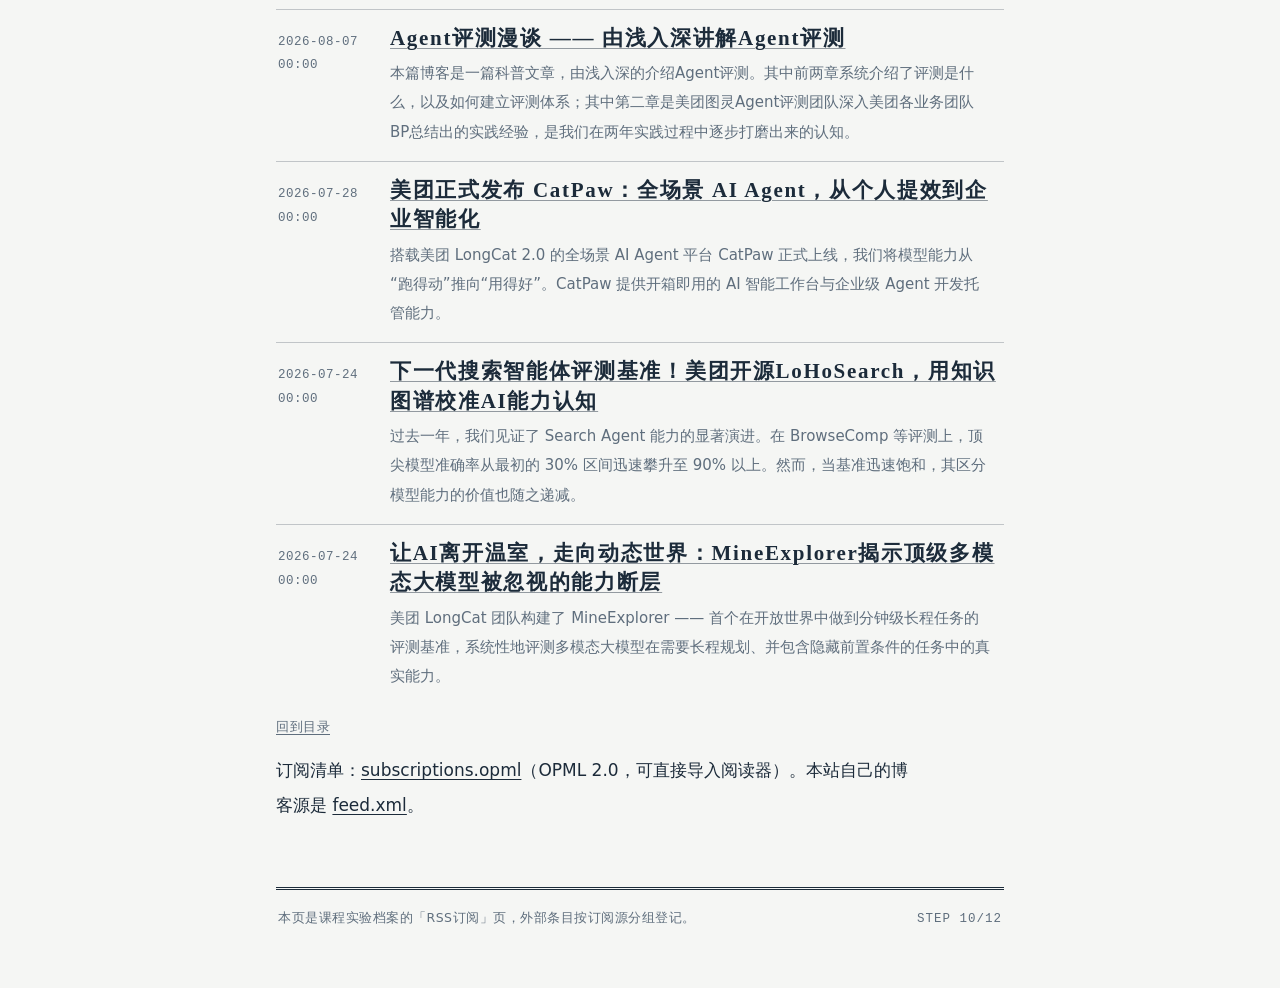
<file: public/rss/index.html>
<!DOCTYPE html>
<html lang="zh-CN">
<head>
  <meta charset="UTF-8">
  <meta name="viewport" content="width=device-width, initial-scale=1">
  <meta name="color-scheme" content="light">
  <meta name="description" content="张易孝实验档案的 RSS订阅页：按订阅源分组登记外部源最近的文章标题、日期与一句话摘要。">
  <title>RSS订阅 · 张易孝实验档案</title>
  <link rel="icon" href="data:image/svg+xml,%3Csvg xmlns='http://www.w3.org/2000/svg' viewBox='0 0 32 32'%3E%3Crect width='32' height='32' fill='%231C2B3A'/%3E%3Ctext x='16' y='23' font-size='17' text-anchor='middle' fill='%23F5F6F4' font-family='SimSun,serif'%3E%E6%A1%A3%3C/text%3E%3C/svg%3E">
  <link rel="stylesheet" href="../styles.css">
  <!-- 全站唯一的脚本，同域引入、defer 执行；渲染逻辑全在 reader.js 里。
       它只读同域的 ../data/rss-items.json（构建期由 scripts/fetch_feeds.py 抓好），
       不在这里抓任何第三方源——页面因此没有一个跨域请求，也不受 CORS 限制。 -->
  <script src="reader.js" defer></script>
</head>
<body>
  <div class="page">

    <header class="doc-head">
      <p class="doc-meta">
        <span class="doc-label">个人实验档案</span>
        <time class="doc-date" datetime="2026-10-09">最后更新：2026-10-09</time>
      </p>
      <nav class="site-nav" aria-label="主导航">
        <ul>
          <li><a href="../index.html">首页</a></li>
          <li><a href="../about/index.html">关于我</a></li>
          <li><a href="../blog/index.html">博客</a></li>
          <li><a href="../rss/index.html" aria-current="page">RSS订阅</a></li>
          <li><a href="../papers/index.html">Research Papers</a></li>
          <li><a href="../wiki/index.html">Wiki</a></li>
          <li><a href="../status/index.html">状态</a></li>
        </ul>
      </nav>
      <div class="folio">
        <h1>RSS订阅</h1>
      </div>
    </header>

    <main>
      <p class="intro">本页把订阅的外部源按源分栏登记：每个源一栏，栏内按发布时间倒序，只留标题、日期与一句话摘要，标题指回源站原文。抓取发生在构建期，条目落在同域的 data/rss-items.json 里，页面只读这份数据。</p>

      <!-- 本页唯一的数据来源：同域 rss-items.json。外部标题与摘要一律当纯文本渲染
           （reader.js 只用 createElement/textContent，不用 innerHTML 一类的 API）。
           条目标题是站外链接，但外链只是「导航」——浏览器不会因为一个 <a href> 去请求第三方资源，
           本页对外的网络请求只有同域这一份 JSON。
           页首的订阅目录（含每源最新日期与条数）、筛选框、出处行同样由 reader.js 生成，
           骨架里因此不写死任何源名或条数——计数永远跟着 JSON 走。 -->
      <div id="rss-reader" class="rss-reader"></div>

      <noscript>
        <p class="intro">本页的条目、页首的订阅目录与筛选框都由 JavaScript 读取同域数据文件后渲染；当前浏览器禁用了 JavaScript，因此这些都不显示。订阅清单本身不受影响，见下面的 subscriptions.opml。</p>
      </noscript>

      <p class="intro">订阅清单：<a href="../subscriptions.opml">subscriptions.opml</a>（OPML 2.0，可直接导入阅读器）。本站自己的博客源是 <a href="../feed.xml">feed.xml</a>。</p>
    </main>

    <footer class="doc-foot">
      <p>本页是课程实验档案的「RSS订阅」页，外部条目按订阅源分组登记。</p>
      <p class="foot-step">STEP 10/12</p>
    </footer>

  </div>
</body>
</html>
</file>
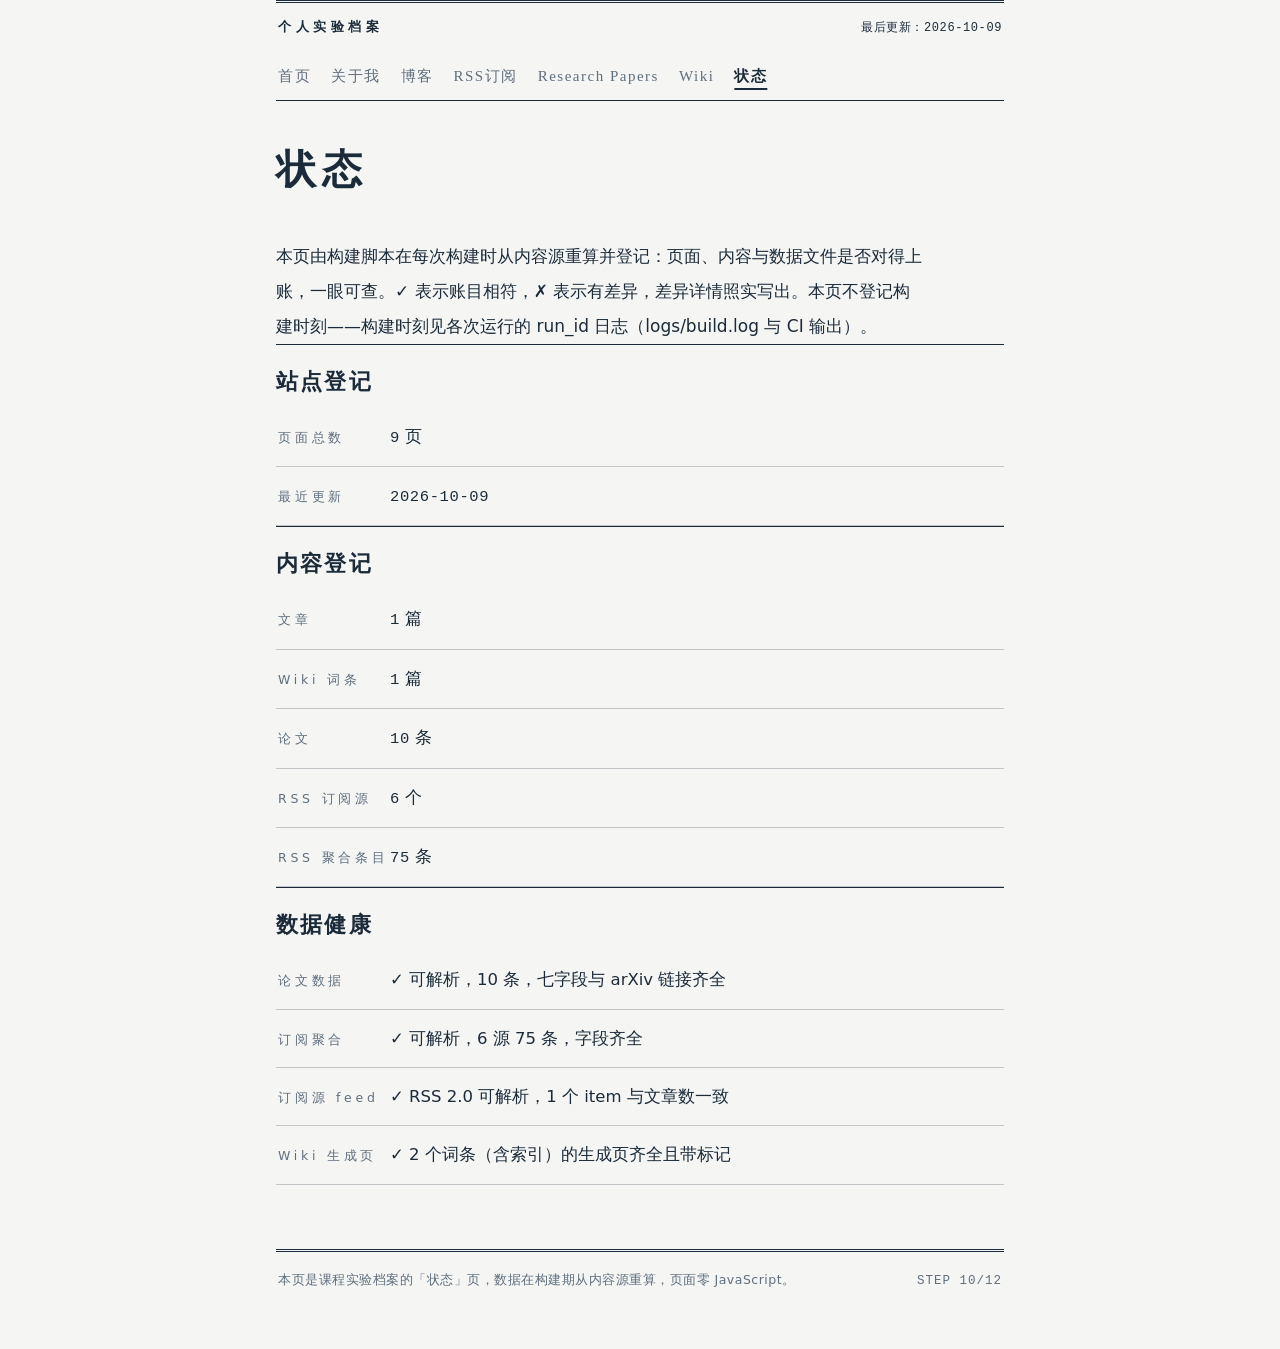
<file: public/status/index.html>
<!DOCTYPE html>
<!-- 由 scripts/build_status.py 生成：数据在构建期从内容源重算，改站点请改内容源后重新构建 -->
<html lang="zh-CN">
<head>
  <meta charset="UTF-8">
  <meta name="viewport" content="width=device-width, initial-scale=1">
  <meta name="color-scheme" content="light">
  <meta name="description" content="张易孝实验档案的状态页：页面、内容与数据文件的计数从内容源重算，对账结果在此登记。">
  <title>状态 · 张易孝实验档案</title>
  <link rel="icon" href="data:image/svg+xml,%3Csvg xmlns='http://www.w3.org/2000/svg' viewBox='0 0 32 32'%3E%3Crect width='32' height='32' fill='%231C2B3A'/%3E%3Ctext x='16' y='23' font-size='17' text-anchor='middle' fill='%23F5F6F4' font-family='SimSun,serif'%3E%E6%A1%A3%3C/text%3E%3C/svg%3E">
  <link rel="stylesheet" href="../styles.css">
</head>
<body>
  <div class="page">

    <header class="doc-head">
      <p class="doc-meta">
        <span class="doc-label">个人实验档案</span>
        <time class="doc-date" datetime="2026-10-09">最后更新：2026-10-09</time>
      </p>
      <nav class="site-nav" aria-label="主导航">
        <ul>
          <li><a href="../index.html">首页</a></li>
          <li><a href="../about/index.html">关于我</a></li>
          <li><a href="../blog/index.html">博客</a></li>
          <li><a href="../rss/index.html">RSS订阅</a></li>
          <li><a href="../papers/index.html">Research Papers</a></li>
          <li><a href="../wiki/index.html">Wiki</a></li>
          <li><a href="../status/index.html" aria-current="page">状态</a></li>
        </ul>
      </nav>
      <div class="folio">
        <h1>状态</h1>
      </div>
    </header>

    <main>
      <p class="intro">本页由构建脚本在每次构建时从内容源重算并登记：页面、内容与数据文件是否对得上账，一眼可查。✓ 表示账目相符，✗ 表示有差异，差异详情照实写出。本页不登记构建时刻——构建时刻见各次运行的 run_id 日志（logs/build.log 与 CI 输出）。</p>
      <section class="sec" aria-labelledby="t-status-site">
        <h2 id="t-status-site">站点登记</h2>
        <dl class="register">
          <div class="reg-row">
            <dt>页面总数</dt>
            <dd><span class="num">9</span> 页</dd>
          </div>
          <div class="reg-row">
            <dt>最近更新</dt>
            <dd><span class="num">2026-10-09</span></dd>
          </div>
        </dl>
      </section>
      <section class="sec" aria-labelledby="t-status-content">
        <h2 id="t-status-content">内容登记</h2>
        <dl class="register">
          <div class="reg-row">
            <dt>文章</dt>
            <dd><span class="num">1</span> 篇</dd>
          </div>
          <div class="reg-row">
            <dt>Wiki 词条</dt>
            <dd><span class="num">1</span> 篇</dd>
          </div>
          <div class="reg-row">
            <dt>论文</dt>
            <dd><span class="num">10</span> 条</dd>
          </div>
          <div class="reg-row">
            <dt>RSS 订阅源</dt>
            <dd><span class="num">6</span> 个</dd>
          </div>
          <div class="reg-row">
            <dt>RSS 聚合条目</dt>
            <dd><span class="num">75</span> 条</dd>
          </div>
        </dl>
      </section>
      <section class="sec" aria-labelledby="t-status-health">
        <h2 id="t-status-health">数据健康</h2>
        <dl class="register">
          <div class="reg-row">
            <dt>论文数据</dt>
            <dd><span class="mark">✓</span> 可解析，10 条，七字段与 arXiv 链接齐全</dd>
          </div>
          <div class="reg-row">
            <dt>订阅聚合</dt>
            <dd><span class="mark">✓</span> 可解析，6 源 75 条，字段齐全</dd>
          </div>
          <div class="reg-row">
            <dt>订阅源 feed</dt>
            <dd><span class="mark">✓</span> RSS 2.0 可解析，1 个 item 与文章数一致</dd>
          </div>
          <div class="reg-row">
            <dt>Wiki 生成页</dt>
            <dd><span class="mark">✓</span> 2 个词条（含索引）的生成页齐全且带标记</dd>
          </div>
        </dl>
      </section>
    </main>

    <footer class="doc-foot">
      <p>本页是课程实验档案的「状态」页，数据在构建期从内容源重算，页面零 JavaScript。</p>
      <p class="foot-step">STEP 10/12</p>
    </footer>

  </div>
</body>
</html>
</file>
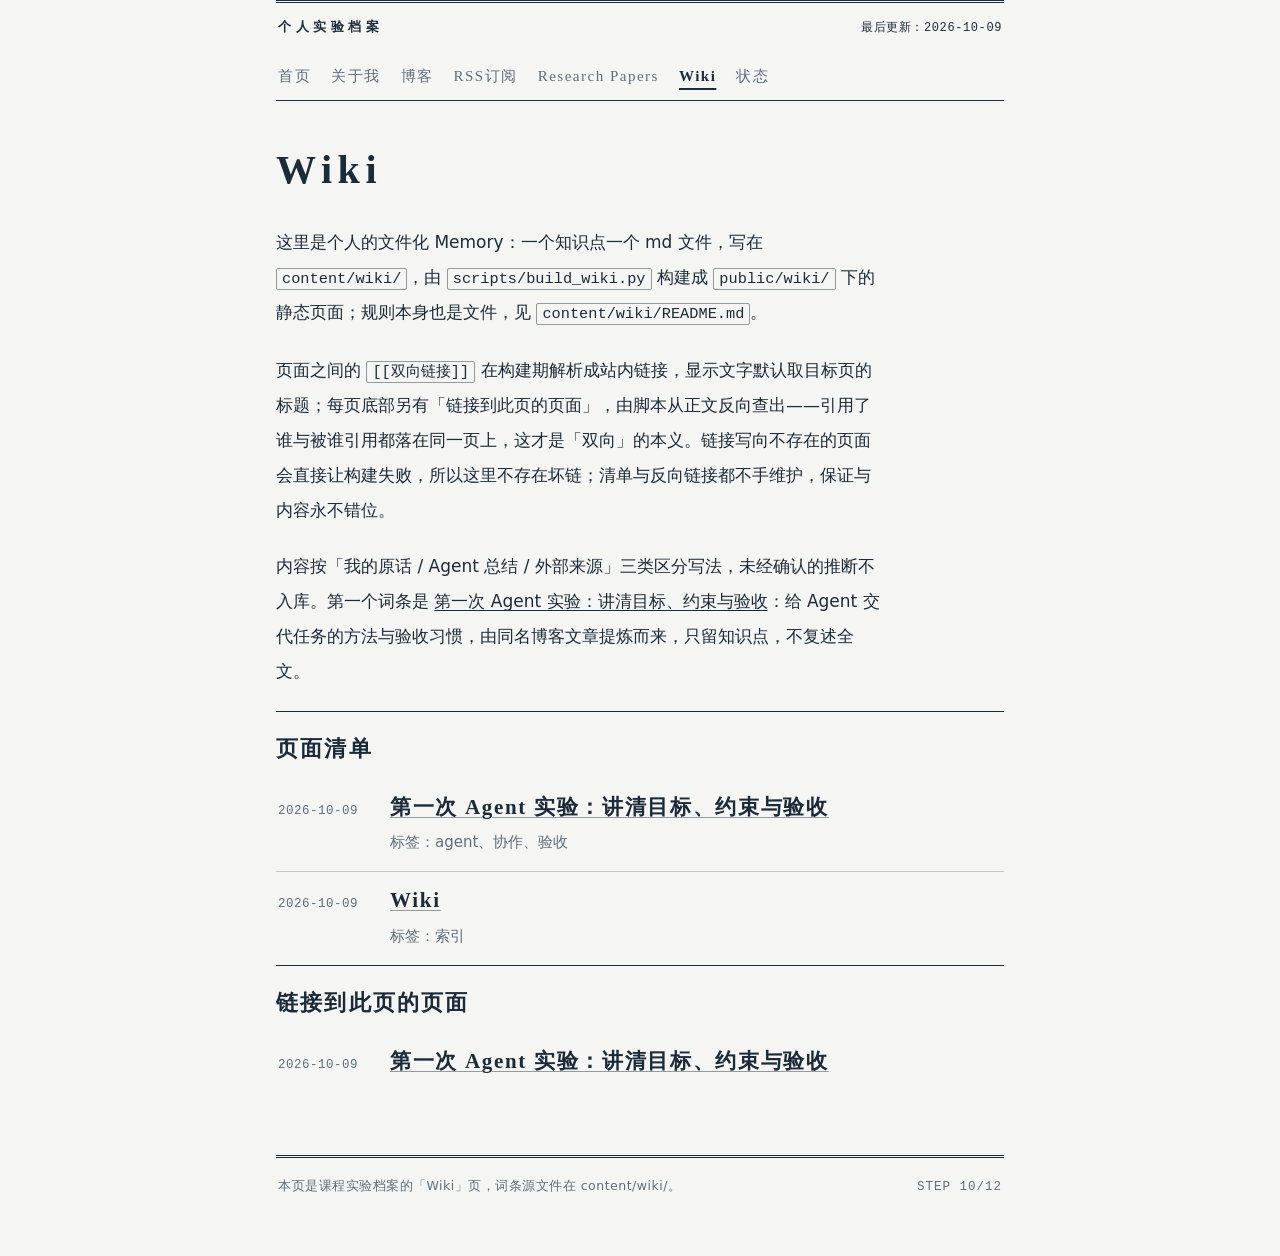
<file: public/wiki/index.html>
<!DOCTYPE html>
<!-- 由 scripts/build_wiki.py 生成：改内容请改 content/wiki/*.md，规则见 content/wiki/README.md -->
<html lang="zh-CN">
<head>
  <meta charset="UTF-8">
  <meta name="viewport" content="width=device-width, initial-scale=1">
  <meta name="color-scheme" content="light">
  <meta name="description" content="张易孝实验档案的 Wiki 栏：文件化个人知识库；一个知识点一页，双向链接与反向链接在构建期解析。">
  <title>Wiki · 张易孝实验档案</title>
  <link rel="icon" href="data:image/svg+xml,%3Csvg xmlns='http://www.w3.org/2000/svg' viewBox='0 0 32 32'%3E%3Crect width='32' height='32' fill='%231C2B3A'/%3E%3Ctext x='16' y='23' font-size='17' text-anchor='middle' fill='%23F5F6F4' font-family='SimSun,serif'%3E%E6%A1%A3%3C/text%3E%3C/svg%3E">
  <link rel="stylesheet" href="../styles.css">
</head>
<body>
  <div class="page">

    <header class="doc-head">
      <p class="doc-meta">
        <span class="doc-label">个人实验档案</span>
        <time class="doc-date" datetime="2026-10-09">最后更新：2026-10-09</time>
      </p>
      <nav class="site-nav" aria-label="主导航">
        <ul>
          <li><a href="../index.html">首页</a></li>
          <li><a href="../about/index.html">关于我</a></li>
          <li><a href="../blog/index.html">博客</a></li>
          <li><a href="../rss/index.html">RSS订阅</a></li>
          <li><a href="../papers/index.html">Research Papers</a></li>
          <li><a href="../wiki/index.html" aria-current="page">Wiki</a></li>
          <li><a href="../status/index.html">状态</a></li>
        </ul>
      </nav>
      <div class="folio">
        <h1>Wiki</h1>
      </div>
    </header>

    <main>
      <article class="post-body">
        <p>这里是个人的文件化 Memory：一个知识点一个 md 文件，写在 <code>content/wiki/</code>，由 <code>scripts/build_wiki.py</code> 构建成 <code>public/wiki/</code> 下的静态页面；规则本身也是文件，见 <code>content/wiki/README.md</code>。</p>
        <p>页面之间的 <code>[[双向链接]]</code> 在构建期解析成站内链接，显示文字默认取目标页的标题；每页底部另有「链接到此页的页面」，由脚本从正文反向查出——引用了谁与被谁引用都落在同一页上，这才是「双向」的本义。链接写向不存在的页面会直接让构建失败，所以这里不存在坏链；清单与反向链接都不手维护，保证与内容永不错位。</p>
        <p>内容按「我的原话 / Agent 总结 / 外部来源」三类区分写法，未经确认的推断不入库。第一个词条是 <a href="agent-experiment.html">第一次 Agent 实验：讲清目标、约束与验收</a>：给 Agent 交代任务的方法与验收习惯，由同名博客文章提炼而来，只留知识点，不复述全文。</p>
      </article>

      <section class="sec" aria-labelledby="t-pages">
        <h2 id="t-pages">页面清单</h2>
        <ul class="post-list">
          <li class="post-row">
            <time class="post-date" datetime="2026-10-09">2026-10-09</time>
            <div class="post-item">
              <h3><a href="agent-experiment.html">第一次 Agent 实验：讲清目标、约束与验收</a></h3>
              <p>标签：agent、协作、验收</p>
            </div>
          </li>
          <li class="post-row">
            <time class="post-date" datetime="2026-10-09">2026-10-09</time>
            <div class="post-item">
              <h3><a href="index.html">Wiki</a></h3>
              <p>标签：索引</p>
            </div>
          </li>
        </ul>
      </section>

      <section class="sec" aria-labelledby="t-back">
        <h2 id="t-back">链接到此页的页面</h2>
        <ul class="post-list">
          <li class="post-row">
            <time class="post-date" datetime="2026-10-09">2026-10-09</time>
            <div class="post-item">
              <h3><a href="agent-experiment.html">第一次 Agent 实验：讲清目标、约束与验收</a></h3>
            </div>
          </li>
        </ul>
      </section>
    </main>

    <footer class="doc-foot">
      <p>本页是课程实验档案的「Wiki」页，词条源文件在 content/wiki/。</p>
      <p class="foot-step">STEP 10/12</p>
    </footer>

  </div>
</body>
</html>
</file>
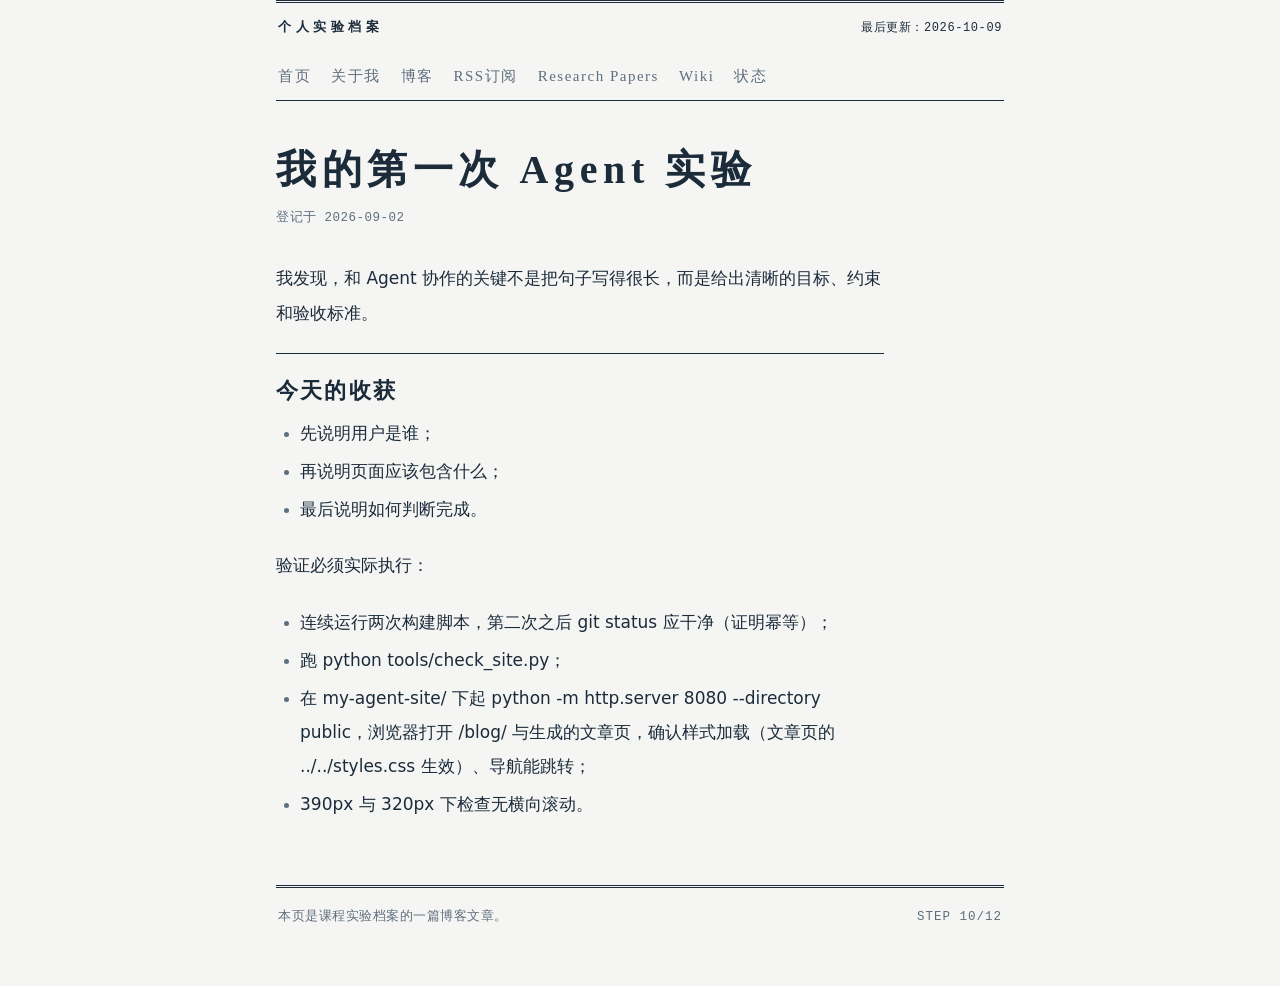
<file: public/posts/hello-agent.html>
<!DOCTYPE html>
<!-- 由 scripts/build_blog.py 生成：改内容请改 content/posts/*.md -->
<html lang="zh-CN">
<head>
  <meta charset="UTF-8">
  <meta name="viewport" content="width=device-width, initial-scale=1">
  <meta name="color-scheme" content="light">
  <meta name="description" content="从一句模糊需求到一个可以验收的个人主页。">
  <title>我的第一次 Agent 实验 · 张易孝实验档案</title>
  <link rel="icon" href="data:image/svg+xml,%3Csvg xmlns='http://www.w3.org/2000/svg' viewBox='0 0 32 32'%3E%3Crect width='32' height='32' fill='%231C2B3A'/%3E%3Ctext x='16' y='23' font-size='17' text-anchor='middle' fill='%23F5F6F4' font-family='SimSun,serif'%3E%E6%A1%A3%3C/text%3E%3C/svg%3E">
  <link rel="stylesheet" href="../styles.css">
</head>
<body>
  <div class="page">

    <header class="doc-head">
      <p class="doc-meta">
        <span class="doc-label">个人实验档案</span>
        <time class="doc-date" datetime="2026-10-09">最后更新：2026-10-09</time>
      </p>
      <nav class="site-nav" aria-label="主导航">
        <ul>
          <li><a href="../index.html">首页</a></li>
          <li><a href="../about/index.html">关于我</a></li>
          <li><a href="../blog/index.html">博客</a></li>
          <li><a href="../rss/index.html">RSS订阅</a></li>
          <li><a href="../papers/index.html">Research Papers</a></li>
          <li><a href="../wiki/index.html">Wiki</a></li>
          <li><a href="../status/index.html">状态</a></li>
        </ul>
      </nav>
      <div class="post-head">
        <h1>我的第一次 Agent 实验</h1>
        <time class="post-date" datetime="2026-09-02">登记于 2026-09-02</time>
      </div>
    </header>

    <main>
      <article class="post-body">
        <p>我发现，和 Agent 协作的关键不是把句子写得很长，而是给出清晰的目标、约束和验收标准。</p>
        <h2>今天的收获</h2>
        <ul>
          <li>先说明用户是谁；</li>
          <li>再说明页面应该包含什么；</li>
          <li>最后说明如何判断完成。</li>
        </ul>
        <p>验证必须实际执行：</p>
        <ul>
          <li>连续运行两次构建脚本，第二次之后 git status 应干净（证明幂等）；</li>
          <li>跑 python tools/check_site.py；</li>
          <li>在 my-agent-site/ 下起 python -m http.server 8080 --directory public，浏览器打开 /blog/ 与生成的文章页，确认样式加载（文章页的 ../../styles.css 生效）、导航能跳转；</li>
          <li>390px 与 320px 下检查无横向滚动。</li>
        </ul>
      </article>
    </main>

    <footer class="doc-foot">
      <p>本页是课程实验档案的一篇博客文章。</p>
      <p class="foot-step">STEP 10/12</p>
    </footer>

  </div>
</body>
</html>
</file>
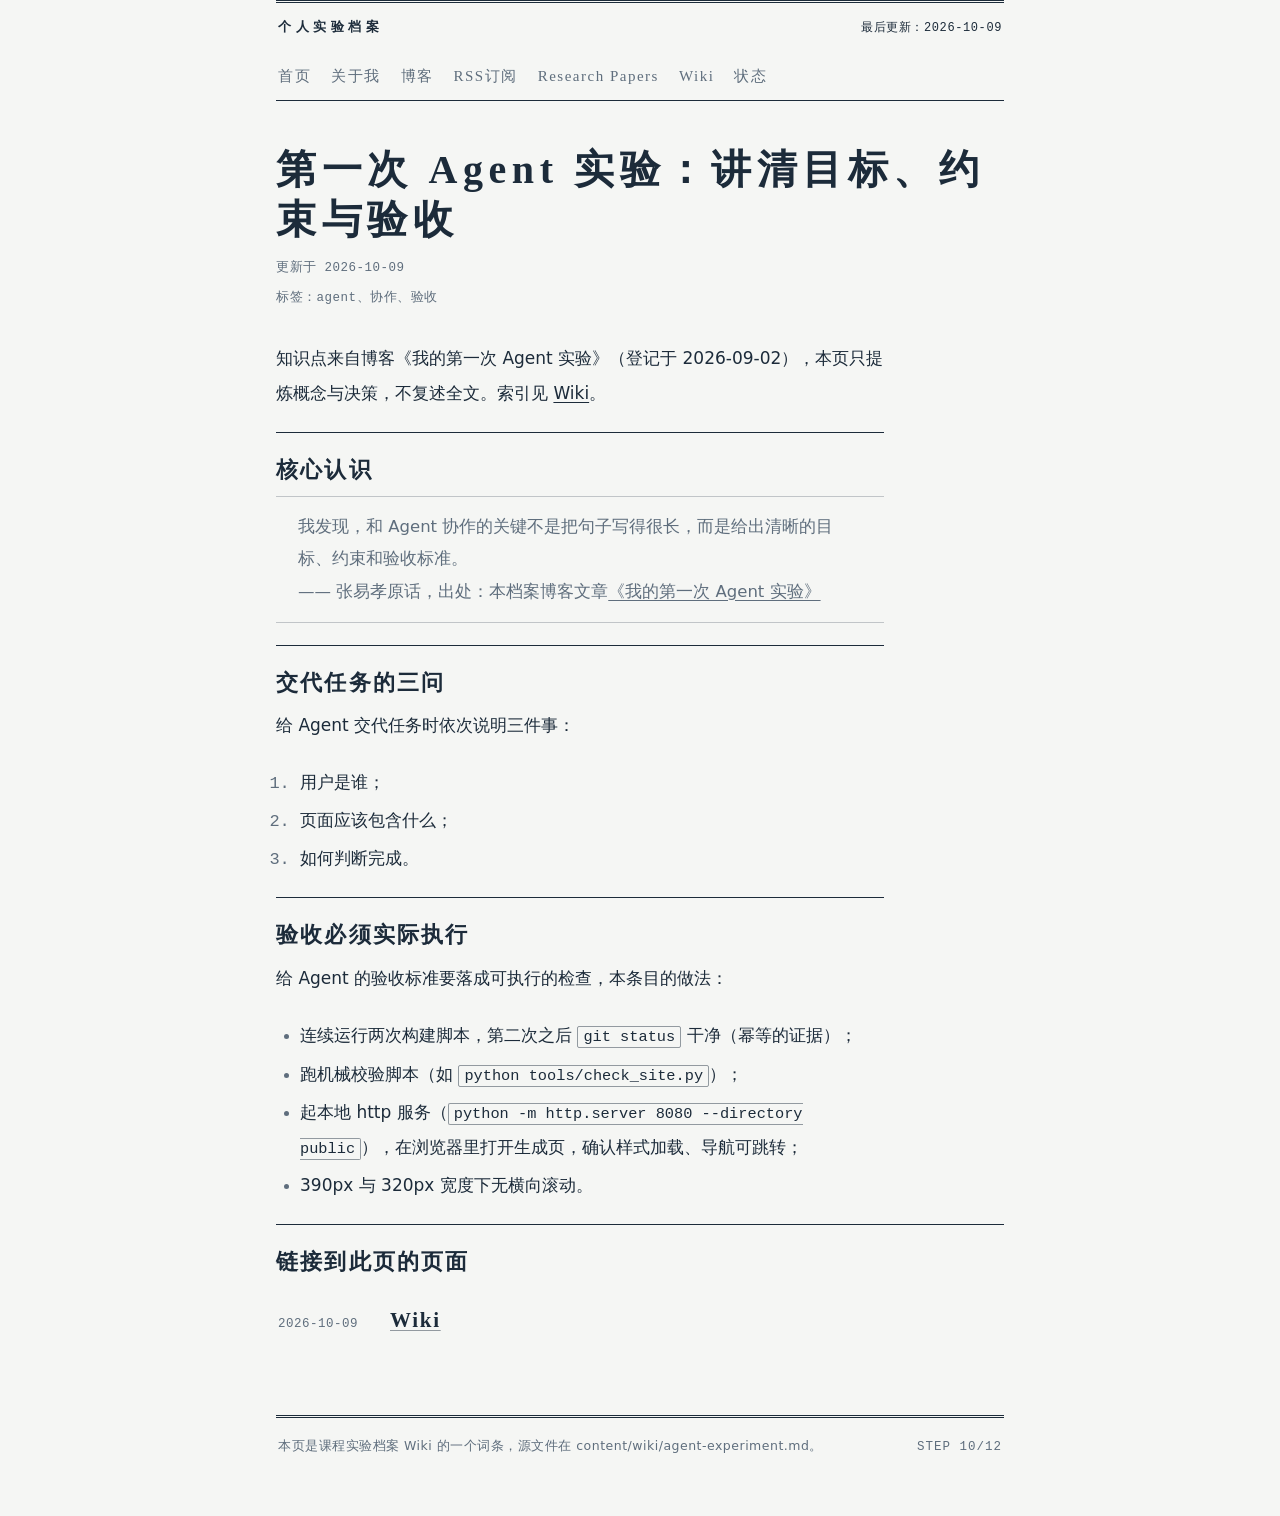
<file: public/wiki/agent-experiment.html>
<!DOCTYPE html>
<!-- 由 scripts/build_wiki.py 生成：改内容请改 content/wiki/*.md，规则见 content/wiki/README.md -->
<html lang="zh-CN">
<head>
  <meta charset="UTF-8">
  <meta name="viewport" content="width=device-width, initial-scale=1">
  <meta name="color-scheme" content="light">
  <meta name="description" content="张易孝实验档案 Wiki 词条：《第一次 Agent 实验：讲清目标、约束与验收》。">
  <title>第一次 Agent 实验：讲清目标、约束与验收 · 张易孝实验档案</title>
  <link rel="icon" href="data:image/svg+xml,%3Csvg xmlns='http://www.w3.org/2000/svg' viewBox='0 0 32 32'%3E%3Crect width='32' height='32' fill='%231C2B3A'/%3E%3Ctext x='16' y='23' font-size='17' text-anchor='middle' fill='%23F5F6F4' font-family='SimSun,serif'%3E%E6%A1%A3%3C/text%3E%3C/svg%3E">
  <link rel="stylesheet" href="../styles.css">
</head>
<body>
  <div class="page">

    <header class="doc-head">
      <p class="doc-meta">
        <span class="doc-label">个人实验档案</span>
        <time class="doc-date" datetime="2026-10-09">最后更新：2026-10-09</time>
      </p>
      <nav class="site-nav" aria-label="主导航">
        <ul>
          <li><a href="../index.html">首页</a></li>
          <li><a href="../about/index.html">关于我</a></li>
          <li><a href="../blog/index.html">博客</a></li>
          <li><a href="../rss/index.html">RSS订阅</a></li>
          <li><a href="../papers/index.html">Research Papers</a></li>
          <li><a href="../wiki/index.html">Wiki</a></li>
          <li><a href="../status/index.html">状态</a></li>
        </ul>
      </nav>
      <div class="post-head">
        <h1>第一次 Agent 实验：讲清目标、约束与验收</h1>
        <time class="post-date" datetime="2026-10-09">更新于 2026-10-09</time>
        <span class="wiki-meta">标签：agent、协作、验收</span>
      </div>
    </header>

    <main>
      <article class="post-body">
        <p>知识点来自博客《我的第一次 Agent 实验》（登记于 2026-09-02），本页只提炼概念与决策，不复述全文。索引见 <a href="index.html">Wiki</a>。</p>
        <h2>核心认识</h2>
        <blockquote>
          <p>我发现，和 Agent 协作的关键不是把句子写得很长，而是给出清晰的目标、约束和验收标准。</p>
          <p>—— 张易孝原话，出处：本档案博客文章<a href="../posts/hello-agent.html">《我的第一次 Agent 实验》</a></p>
        </blockquote>
        <h2>交代任务的三问</h2>
        <p>给 Agent 交代任务时依次说明三件事：</p>
        <ol>
          <li>用户是谁；</li>
          <li>页面应该包含什么；</li>
          <li>如何判断完成。</li>
        </ol>
        <h2>验收必须实际执行</h2>
        <p>给 Agent 的验收标准要落成可执行的检查，本条目的做法：</p>
        <ul>
          <li>连续运行两次构建脚本，第二次之后 <code>git status</code> 干净（幂等的证据）；</li>
          <li>跑机械校验脚本（如 <code>python tools/check_site.py</code>）；</li>
          <li>起本地 http 服务（<code>python -m http.server 8080 --directory public</code>），在浏览器里打开生成页，确认样式加载、导航可跳转；</li>
          <li>390px 与 320px 宽度下无横向滚动。</li>
        </ul>
      </article>

      <section class="sec" aria-labelledby="t-back">
        <h2 id="t-back">链接到此页的页面</h2>
        <ul class="post-list">
          <li class="post-row">
            <time class="post-date" datetime="2026-10-09">2026-10-09</time>
            <div class="post-item">
              <h3><a href="index.html">Wiki</a></h3>
            </div>
          </li>
        </ul>
      </section>
    </main>

    <footer class="doc-foot">
      <p>本页是课程实验档案 Wiki 的一个词条，源文件在 content/wiki/agent-experiment.md。</p>
      <p class="foot-step">STEP 10/12</p>
    </footer>

  </div>
</body>
</html>
</file>
<file: public/styles.css>
/* ============================================================
   实验档案 · 张易孝
   原生 CSS：无框架、无外部字体、无图标。
   配色：冷白纸面 / 墨蓝文字与线 / 蓝灰次级 / 红仅作「当前·活跃」标记。
   ============================================================ */

:root {
  --paper: #F5F6F4;
  --ink: #1C2B3A;
  --slate: #6B7A89;      /* 装饰线与较大字号次级 */
  --slate-ink: #5F6E7D;  /* 小号次级文字：对纸面对比度 ≥ 4.5:1 */
  --red: #B5322C;
  --hairline: rgba(28, 43, 58, 0.24);
  --hairline-strong: rgba(28, 43, 58, 0.45);
  --mono: Consolas, "SF Mono", Menlo, "Liberation Mono", "Courier New", monospace;
  --song: "SimSun", "Songti SC", "STSong", "NSimSun", serif;
  --hei: system-ui, -apple-system, "Segoe UI", "PingFang SC", "Microsoft YaHei", "Noto Sans CJK SC", sans-serif;
}

*,
*::before,
*::after { box-sizing: border-box; }

html {
  color-scheme: light;
  -webkit-text-size-adjust: 100%;
}

body {
  margin: 0;
  background: var(--paper);
  color: var(--ink);
  font-family: var(--hei);
  font-size: 16px;
  line-height: 1.9;
  accent-color: var(--ink);
}

::selection { background: var(--ink); color: var(--paper); }

a {
  color: inherit;
  text-decoration-thickness: 1px;
  text-underline-offset: 3px;
}
a:hover { color: var(--red); }

:focus-visible {
  outline: 2px solid var(--red);
  outline-offset: 3px;
}

::-webkit-scrollbar { width: 12px; }
::-webkit-scrollbar-track { background: transparent; }
::-webkit-scrollbar-thumb {
  background: var(--hairline-strong);
  border: 3px solid var(--paper);
  border-radius: 6px;
}

/* ---- 版心 ---- */

.page {
  max-width: 800px;
  margin: 0 auto;
  padding: 0 clamp(20px, 5vw, 36px) 56px;
}

/* ---- 页首：一行等宽小字 + 档案头 ---- */

.doc-meta {
  margin: 0;
  padding: 12px 2px;
  border-top: 3px double var(--ink);
  display: flex;
  justify-content: space-between;
  align-items: baseline;
  gap: 16px;
  flex-wrap: wrap;
}

.doc-label {
  font-family: var(--song);
  font-weight: 700;
  font-size: 13px;
  letter-spacing: 0.35em;
}

.doc-date {
  font-family: var(--mono);
  font-size: 12px;
  letter-spacing: 0.05em;
  font-variant-numeric: tabular-nums;
  white-space: nowrap;
}

/* ---- 站点导航：报头带的第三行，承担原来挂在元信息行下的 1px 墨蓝实线 ---- */

.site-nav {
  border-bottom: 1px solid var(--ink);
}

.site-nav ul {
  list-style: none;
  margin: 0;
  padding: 9px 2px;
  display: flex;
  flex-wrap: wrap;
  align-items: baseline;
  gap: 6px 20px;
}

.site-nav a {
  font-family: var(--song);
  font-size: 15px;
  letter-spacing: 0.1em;
  color: var(--slate-ink);
  text-decoration: none;
}

/* 当前项：墨蓝加粗 + 墨蓝下划线。红只属于「在册」章与「进行中」标，不做导航高亮色 */

.site-nav a[aria-current="page"] {
  color: var(--ink);
  font-weight: 700;
  text-decoration: underline;
  text-decoration-thickness: 2px;
  text-underline-offset: 7px;
}

.site-nav a:hover { text-decoration: underline; }

/* ---- 副页标题：首页用档案头（巨幅姓名 + 在册章），子页与文章页用此档页名 ---- */

.folio,
.post-head {
  padding: 44px 0 30px;
}

.folio h1,
.post-head h1 {
  margin: 0;
  font-family: var(--song);
  font-weight: 700;
  font-size: clamp(1.75rem, 6vw, 2.5rem);
  line-height: 1.25;
  letter-spacing: 0.14em;
}

.doc-title {
  position: relative;
  padding: 56px 0 44px;
}

.doc-title h1 {
  margin: 0;
  font-family: var(--song);
  font-weight: 700;
  font-size: clamp(2.75rem, 9vw, 3.75rem);
  line-height: 1.15;
  letter-spacing: 0.14em;
}

/* 唯一动效：载入时「盖章」一次；reduced-motion 下静止常显 */

.stamp {
  position: absolute;
  top: 58px;
  right: 2px;
  transform: rotate(-6deg);
  font-family: var(--song);
  font-weight: 700;
  font-size: 16px;
  line-height: 1;
  letter-spacing: 0.3em;
  padding: 8px 9px 8px 14px;
  color: var(--red);
  border: 2px solid var(--red);
  border-radius: 3px;
  box-shadow: inset 0 0 0 2px var(--paper), inset 0 0 0 3px var(--red);
  opacity: 0.92;
}

@media (prefers-reduced-motion: no-preference) {
  .stamp {
    animation: stamp-in 0.5s cubic-bezier(0.22, 1, 0.36, 1) 0.35s both;
  }

  @keyframes stamp-in {
    from { opacity: 0; transform: rotate(-6deg) scale(1.7); }
    to   { opacity: 0.92; transform: rotate(-6deg) scale(1); }
  }
}

/* ---- 栏目 ---- */

.sec h2,
.post-body h2 {
  margin: 0 0 6px;
  padding: 22px 0 4px;
  border-top: 1px solid var(--ink);
  font-family: var(--song);
  font-weight: 700;
  font-size: 1.375rem;
  line-height: 1.4;
  letter-spacing: 0.1em;
}

/* ---- 身份登记 ---- */

.register { margin: 0; }

.reg-row {
  display: grid;
  grid-template-columns: 7em 1fr;
  align-items: baseline;
  padding: 13px 2px;
  border-bottom: 1px solid var(--hairline);
}

.reg-row dt {
  font-size: 12.5px;
  letter-spacing: 0.3em;
  color: var(--slate-ink);
}

.reg-row dd {
  margin: 0;
  font-size: 16.5px;
}

address { font-style: normal; }

.reg-row a {
  font-family: var(--mono);
  font-size: 15.5px;
  text-decoration: underline;
  text-decoration-color: var(--hairline-strong);
}
.reg-row a:hover {
  color: var(--red);
  text-decoration-color: var(--red);
}

/* ---- 档案自述 ---- */

.intro {
  margin: 14px 0 0;
  max-width: 38em;
  font-size: 17px;
  line-height: 2.05;
}

/* ---- 研究方向 ---- */

.ledger {
  list-style: none;
  margin: 10px 0 0;
  padding: 0;
}

.dir { padding: 20px 2px; }
.dir + .dir { border-top: 1px solid var(--hairline); }

.dir-head {
  display: flex;
  align-items: baseline;
  gap: 14px;
  flex-wrap: wrap;
  row-gap: 8px;
}

.dir-head h3 {
  margin: 0;
  font-family: var(--song);
  font-weight: 700;
  font-size: 1.3125rem;
  line-height: 1.4;
  letter-spacing: 0.08em;
}

.dir-head .tag { margin-left: auto; }

.dir p {
  margin: 6px 0 0;
  max-width: 40em;
  font-size: 15px;
  line-height: 1.95;
  color: var(--slate-ink);
}

.tag {
  flex: none;
  font-size: 12px;
  line-height: 1;
  letter-spacing: 0.22em;
  padding: 5px 8px 5px 12px;
  border: 1px solid var(--hairline-strong);
  border-radius: 2px;
  color: var(--slate-ink);
  white-space: nowrap;
}

/* 红色只用于「当前/活跃」标记 */

.tag-live {
  color: var(--red);
  border-color: var(--red);
  font-weight: 700;
}

/* ---- 博客列表：日期与文章登记在同一张账本上 ---- */

.post-list {
  list-style: none;
  margin: 10px 0 0;
  padding: 0;
}

.post-row {
  display: grid;
  grid-template-columns: 7em 1fr;
  align-items: baseline;
  padding: 14px 2px;
}

.post-row + .post-row { border-top: 1px solid var(--hairline); }

.post-date {
  font-family: var(--mono);
  font-size: 12.5px;
  letter-spacing: 0.04em;
  font-variant-numeric: tabular-nums;
  color: var(--slate-ink);
  white-space: nowrap;
}

.post-item {
  min-width: 0;
  overflow-wrap: break-word;
}

.post-item h3 {
  margin: 0;
  font-family: var(--song);
  font-weight: 700;
  font-size: 1.3125rem;
  line-height: 1.4;
  letter-spacing: 0.08em;
}

.post-item h3 a { text-decoration-color: var(--hairline-strong); }

.post-item p {
  margin: 6px 0 0;
  max-width: 40em;
  font-size: 15px;
  line-height: 1.95;
  color: var(--slate-ink);
}

/* ---- RSS订阅：条目账本沿用博客列表那一套（.post-list / .post-row / .post-date / .post-item）；
       唯一的新规则是「同一栏同一天有多条」时日期列多一行时刻，免得看起来像没排序。
       条目本身是外部内容，不加卡片、不加图标、不用红色。 ---- */

.rss-reader .post-date span { display: block; }

/* ---- RSS订阅：目录 / 出处 / 筛选 —— 目录是这本登记册的索引（放在页首），出处是每栏的来源引注，
       筛选是索引之上的一条填空线。三条新规则只用既有词汇：等宽小字是机读数据、蓝灰是次级说明、
       1px 浓发丝线是填空线；不新增颜色、字体、圆角与阴影，静止态不出现红色。 ---- */

/* 索引行比内容行紧一档：读者一眼能分出「这是索引，不是条目」 */
.rss-toc .post-row { padding: 11px 2px; }

/* 条数推到索引行的行尾，像目录里页码都停在同一道右边界上 */
.rss-toc .post-item {
  display: flex;
  align-items: baseline;
  gap: 14px;
  flex-wrap: wrap;
}

.rss-toc .rss-toc-count {
  margin-left: auto;
  font-family: var(--mono);
  font-size: 12.5px;
  letter-spacing: 0.04em;
  font-variant-numeric: tabular-nums;
  color: var(--slate-ink);
  white-space: nowrap;
}

/* 锚点落点：栏目题上边那条 1px 实线别贴着视口顶边 */
.rss-reader .sec,
.rss-toc h2 { scroll-margin-top: 14px; }

/* 出处：栏目题下的一行源站地址，与日期列同一副等宽字（地址是机读数据） */
.rss-source {
  margin: 2px 0 0;
  font-family: var(--mono);
  font-size: 12.5px;
  letter-spacing: 0.04em;
  color: var(--slate-ink);
}

.rss-source a {
  color: var(--slate-ink);
  text-decoration-color: var(--hairline-strong);
}

/* 筛选：公文表格的填空线，不是卡片也不是按钮；标签走登记 dt 那一档小字 */
.rss-filter {
  display: flex;
  align-items: baseline;
  gap: 14px;
  margin: 18px 0 0;
  padding: 0 2px;
}

.rss-filter label {
  font-size: 12.5px;
  letter-spacing: 0.3em;
  color: var(--slate-ink);
  white-space: nowrap;
}

.rss-filter input {
  flex: 1 1 auto;
  min-width: 0;
  padding: 2px 2px 4px;
  border: 0;
  border-bottom: 1px solid var(--hairline-strong);
  background: transparent;
  color: var(--ink);
  font: inherit;
  letter-spacing: normal;
  appearance: none;
}

.rss-filter input::placeholder { color: var(--slate-ink); }

/* 匹配说明与「回到目录」用页脚说明句那一档小字：次级、不抢内容 */
.rss-note,
.rss-back {
  font-size: 12.5px;
  letter-spacing: 0.04em;
  color: var(--slate-ink);
}

.rss-note { margin: 8px 0 0; }
.rss-note[hidden] { display: none; }
.rss-back { margin: 10px 0 0; }

/* ---- Research Papers：论文账本沿用博客列表那一套类（.post-list / .post-row / .post-date /
       .post-item），作者行与摘要正文直接落进 .post-item p 的次级档，不另起样式。
       仅有的四条新规则全在既有词汇里：摘要操作标签与尾注是页脚说明句那一档小字、
       来源标记与出处行同一副等宽小字、details/summary 的原生展开就是浏览器的既有
       affordance——不新建组件。零新色、零新字体、零新圆角、零阴影、零动效；
       预印本不是「活动」，静止态不用红。 ---- */

.paper-summary { margin: 6px 0 0; }

.paper-summary summary {
  cursor: pointer;
  font-size: 12.5px;
  line-height: 1.6;
  letter-spacing: 0.04em;
  color: var(--slate-ink);
}

/* 选择器与 .post-item p 同特异度、定义在其后：等宽小字压过正文档 */
p.paper-source {
  margin: 6px 0 0;
  font-family: var(--mono);
  font-size: 12.5px;
  letter-spacing: 0.04em;
  font-variant-numeric: tabular-nums;
  color: var(--slate-ink);
}

.paper-note {
  margin: 10px 0 0;
  font-size: 12.5px;
  letter-spacing: 0.04em;
  color: var(--slate-ink);
}

/* ---- 文章页：页名档下压一行登记日期，正文按档案自述的行距走 ---- */

.post-head .post-date {
  display: block;
  margin-top: 12px;
}

.post-body {
  max-width: 38em;
  overflow-wrap: break-word;
}

.post-body p {
  margin: 0 0 22px;
  font-size: 17px;
  line-height: 2.05;
}

.post-body h3 {
  margin: 26px 0 8px;
  font-family: var(--song);
  font-weight: 700;
  font-size: 1.3125rem;
  line-height: 1.4;
  letter-spacing: 0.08em;
}

.post-body ul,
.post-body ol {
  margin: 0 0 22px;
  padding-left: 1.5em;
}

.post-body li {
  margin: 0 0 4px;
  font-size: 17px;
  line-height: 2;
}

/* 列表标记属于机读编号，用等宽与次级色，不进正文色 */

.post-body li::marker {
  font-family: var(--mono);
  color: var(--slate-ink);
}

/* 强调只加字重，不换字族 */

.post-body strong { font-weight: 700; }

.post-body code {
  font-family: var(--mono);
  font-size: 0.9em;
  padding: 1px 5px;
  border: 1px solid var(--hairline-strong);
  border-radius: 2px;
}

/* 引用：夹在两条发丝线之间的摘录，不做竖线也不做底色 */

.post-body blockquote {
  margin: 0 0 22px;
  padding: 14px 22px;
  border-top: 1px solid var(--hairline);
  border-bottom: 1px solid var(--hairline);
  color: var(--slate-ink);
}

.post-body blockquote p {
  margin: 0;
  font-size: 16.5px;
  line-height: 1.95;
}

/* ---- Wiki：词条页头部的标签行。沿用页名档下那行等宽小字的词汇（机读数据、次级色），
       只补一条间距规则；[[双向链接]]、页面清单与反向链接全部复用既有类
       （全局链接、.post-body 正文、.post-list 账本），零新色、零新字体、零新圆角、
       零阴影、零动效；Wiki 页面零 JavaScript。 ---- */

.post-head .wiki-meta {
  display: block;
  margin-top: 6px;
  font-family: var(--mono);
  font-size: 12.5px;
  letter-spacing: 0.04em;
  color: var(--slate-ink);
}

/* ---- 状态：登记表里的机读数据（计数、时间戳）用等宽档，与登记邮箱同一副字体规格；
     ✓/✗ 是普通文字、沿用正文墨蓝——对账差异是事实陈述，不是「活动」，不上红 ---- */

.register .num {
  font-family: var(--mono);
  font-size: 15.5px;
  letter-spacing: 0.04em;
  font-variant-numeric: tabular-nums;
}

/* ---- 页脚 ---- */

.doc-foot {
  margin-top: 64px;
  padding: 16px 2px 0;
  border-top: 3px double var(--ink);
  display: flex;
  justify-content: space-between;
  align-items: baseline;
  gap: 16px;
  flex-wrap: wrap;
}

.doc-foot p {
  margin: 0;
  font-size: 12.5px;
  letter-spacing: 0.04em;
  color: var(--slate-ink);
}

.doc-foot .foot-step {
  font-family: var(--mono);
  letter-spacing: 0.08em;
  font-variant-numeric: tabular-nums;
}

/* ---- 小屏 ---- */

@media (max-width: 480px) {
  body { font-size: 15.5px; }

  .doc-title { padding: 44px 0 36px; }
  .doc-title h1 { letter-spacing: 0.1em; }

  .stamp {
    top: 48px;
    font-size: 14px;
    padding: 6px 7px 6px 12px;
  }

  .reg-row { grid-template-columns: 5.5em 1fr; }
  .reg-row dt { letter-spacing: 0.2em; }

  /* 七个菜单项在 390px 内折行放得下；320px 折得更多，靠 flex-wrap 与 row-gap 兜底 */
  .site-nav ul { padding: 8px 2px; gap: 4px 14px; }
  .site-nav a { font-size: 14px; letter-spacing: 0.06em; }

  .folio,
  .post-head { padding: 34px 0 24px; }

  .folio h1,
  .post-head h1 { letter-spacing: 0.1em; }

  /* 小屏把日期挪到标题上方：7em 的日期列在 320px 下会把标题挤窄 */
  .post-row {
    grid-template-columns: 1fr;
    row-gap: 4px;
  }
}

/* ---- 打印：档案随时可归档 ---- */

@media print {
  body { background: #fff; }
  /* 纸质归档件不需要浏览器导航 */
  .site-nav { display: none; }
}
</file>
